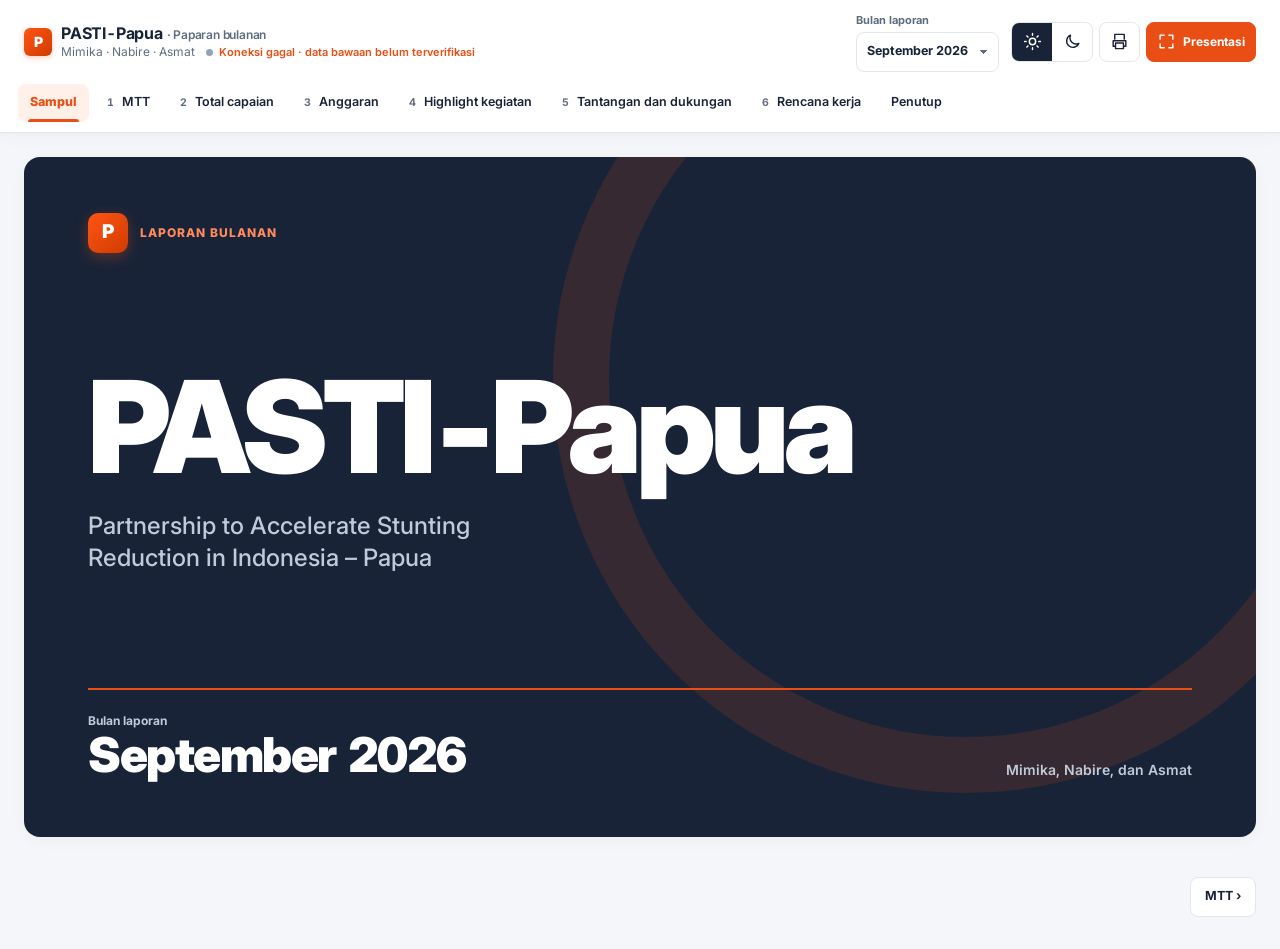
<file: index.html>
<!DOCTYPE html>
<html lang="id" data-theme="light">
<head>
<meta charset="utf-8">
<meta name="viewport" content="width=device-width, initial-scale=1">
<title>PASTI-Papua | Paparan Bulanan Zonal</title>
<link rel="preconnect" href="https://fonts.googleapis.com">
<link href="https://fonts.googleapis.com/css2?family=Inter:wght@400;500;600;700;800;900&family=JetBrains+Mono:wght@400;600&display=swap" rel="stylesheet">
<link rel="stylesheet" href="assets/dashboard.css">
</head>
<body>
<header class="top">
  <div class="top-in">
    <div class="brand">
      <span class="hb-badge" aria-hidden="true">P</span>
      <div class="ttl"><h1>PASTI-Papua <span>· Paparan bulanan</span></h1><p>Mimika · Nabire · Asmat <span id="dataSrc" class="src" style="margin-left:8px"></span></p></div>
    </div>
    <div class="ctrl">
      <div class="fxs"><label for="per">Bulan laporan</label><select id="per" class="sel"></select></div>
      <div class="tg" role="group" aria-label="Mode tampilan">
        <button data-theme-set="light" aria-label="Mode terang"><svg viewBox="0 0 24 24" fill="none" stroke="currentColor" stroke-width="1.8" stroke-linecap="round"><circle cx="12" cy="12" r="4"/><path d="M12 2v2M12 20v2M4.9 4.9l1.4 1.4M17.7 17.7l1.4 1.4M2 12h2M20 12h2M4.9 19.1l1.4-1.4M17.7 6.3l1.4-1.4"/></svg></button>
        <button data-theme-set="dark" aria-label="Mode gelap"><svg viewBox="0 0 24 24" fill="none" stroke="currentColor" stroke-width="1.8" stroke-linecap="round" stroke-linejoin="round"><path d="M20 14.5A8 8 0 0 1 9.5 4a8 8 0 1 0 10.5 10.5z"/></svg></button>
      </div>
      <button class="ibtn" onclick="window.print()" aria-label="Cetak"><svg viewBox="0 0 24 24" fill="none" stroke="currentColor" stroke-width="1.8" stroke-linecap="round" stroke-linejoin="round"><path d="M6 9V3h12v6M6 18H4v-7h16v7h-2M7 14h10v7H7z"/></svg></button>
      <button class="ibtn pri" id="present" aria-label="Mulai presentasi layar penuh"><svg viewBox="0 0 24 24" fill="none" stroke="currentColor" stroke-width="1.8" stroke-linecap="round" stroke-linejoin="round"><path d="M4 9V4h5M20 9V4h-5M4 15v5h5M20 15v5h-5"/></svg><span>Presentasi</span></button>
    </div>
  </div>
  <nav class="tabs" role="tablist" aria-label="Bagian paparan" id="tabs"></nav>
</header>

<main id="main"></main>
<div class="pager"><button id="prev"></button><button id="next"></button></div>
<div class="pbar-fs" id="pbar" aria-label="Kontrol presentasi">
  <button class="arr" id="fsPrev" aria-label="Bagian sebelumnya">‹</button>
  <span class="fs-lab" id="fsLab"></span>
  <button class="arr" id="fsNext" aria-label="Bagian berikutnya">›</button>
  <div class="tg" role="group" aria-label="Mode tampilan"><button data-theme-set="light" aria-label="Mode terang"><svg viewBox="0 0 24 24" fill="none" stroke="currentColor" stroke-width="1.8" stroke-linecap="round"><circle cx="12" cy="12" r="4"/><path d="M12 2v2M12 20v2M4.9 4.9l1.4 1.4M17.7 17.7l1.4 1.4M2 12h2M20 12h2M4.9 19.1l1.4-1.4M17.7 6.3l1.4-1.4"/></svg></button><button data-theme-set="dark" aria-label="Mode gelap"><svg viewBox="0 0 24 24" fill="none" stroke="currentColor" stroke-width="1.8" stroke-linecap="round" stroke-linejoin="round"><path d="M20 14.5A8 8 0 0 1 9.5 4a8 8 0 1 0 10.5 10.5z"/></svg></button></div>
  <button class="ibtn" id="fsExit" aria-label="Keluar dari presentasi"><svg viewBox="0 0 24 24" fill="none" stroke="currentColor" stroke-width="1.8" stroke-linecap="round" stroke-linejoin="round"><path d="M9 4v5H4M15 4v5h5M9 20v-5H4M15 20v-5h5"/></svg>Keluar</button>
</div>

<script src="assets/data.js"></script>
<script src="assets/dashboard.js"></script>
</body>
</html>
</file>
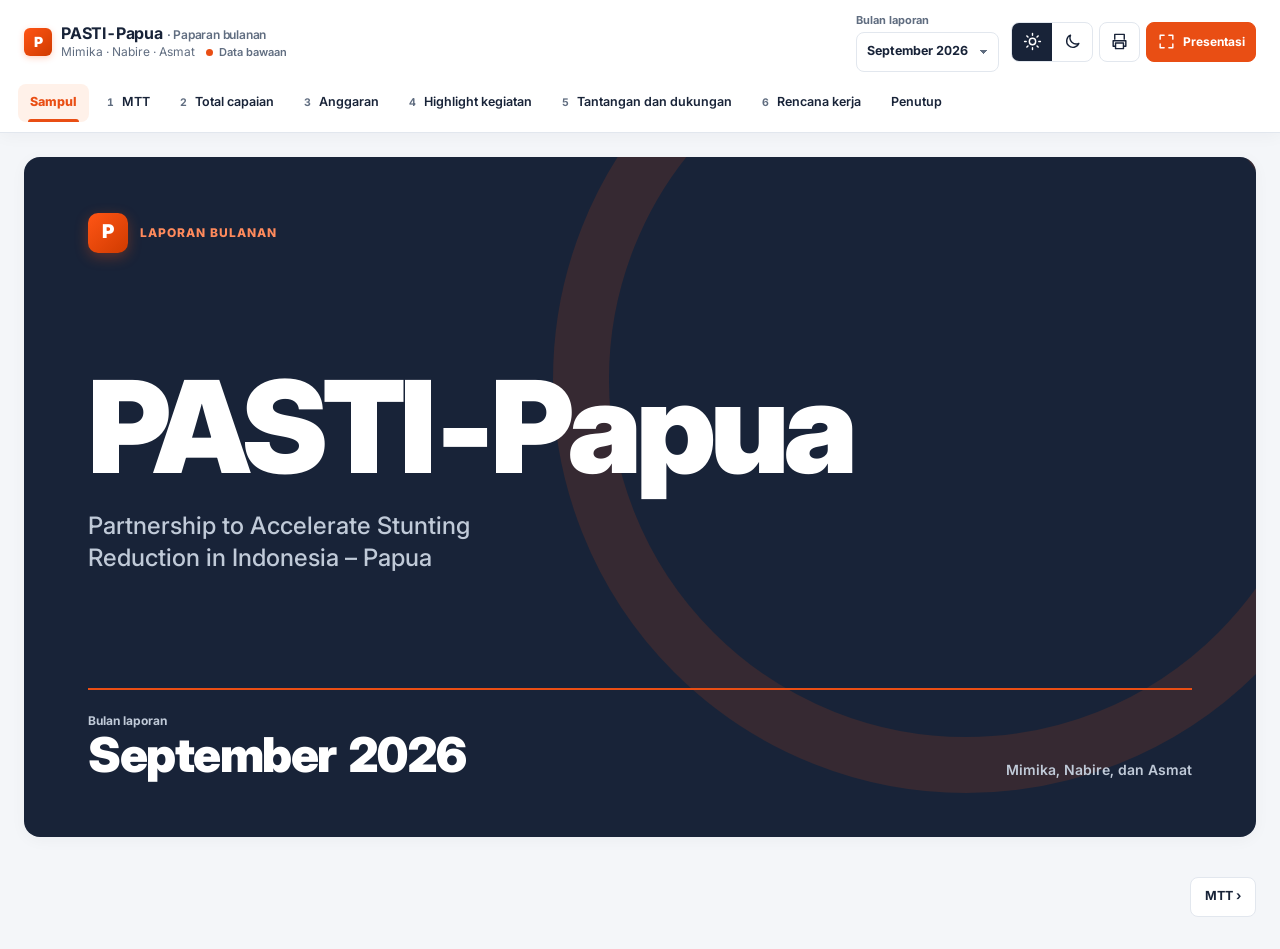
<file: index (3).html>
<!DOCTYPE html>
<html lang="id" data-theme="light">
<head>
<meta charset="utf-8">
<meta name="viewport" content="width=device-width, initial-scale=1">
<title>PASTI-Papua | Paparan Bulanan Zonal</title>
<link rel="preconnect" href="https://fonts.googleapis.com">
<link href="https://fonts.googleapis.com/css2?family=Inter:wght@400;500;600;700;800;900&family=JetBrains+Mono:wght@400;600&display=swap" rel="stylesheet">
<style>
/* =========================================================
   TEMA: sama dengan PASTI-Papua Workspace v31 (gaya dashboard PTFI)
   Inter · oranye #e94e14 · tinta #182338 · kanvas #f4f6f9
   ========================================================= */
:root,[data-theme="light"]{
  --or:#e94e14; --or2:#FF8A5C; --or3:#FFD2BF; --or4:#fff1e9; --or-ink:#bd3a0b;
  --bg:#f4f6f9; --card:#FFFFFF; --soft:#f5f7fa; --line:#e2e7ee; --line2:#cfd7e2;
  --ink:#182338; --ink2:#2c3a52; --mut:#606d80; --faint:#94A3B8;
  --navy:#182338; --blue:#2F80ED; --blue-ink:#226bc5;
  --warn-soft:#fff4ec; --warn-ink:#c25a2c;
  --sh:0 3px 16px rgba(24,35,56,.04);
  --male:#2F80ED; --female:#e94e14;
  color-scheme:light;
}
[data-theme="dark"]{
  --bg:#101725; --card:#1a2435; --soft:#222e42; --line:#344157; --line2:#44526b;
  --ink:#f1f5fb; --ink2:#d5dcea; --mut:#b2bdd0; --faint:#7d8aa3;
  --or4:#2F160E; --or3:#6E280B; --or-ink:#ffae8d; --blue-ink:#91bdff;
  --warn-soft:rgba(255,138,92,.16); --warn-ink:#ffb08f;
  --sh:0 4px 20px rgba(0,0,0,.35);
  color-scheme:dark;
}
*{box-sizing:border-box}
html,body{margin:0}
body{font-family:Inter,system-ui,-apple-system,"Segoe UI",Roboto,sans-serif;background:var(--bg);color:var(--ink);font-size:14px;line-height:1.5;font-variant-numeric:tabular-nums;-webkit-font-smoothing:antialiased}
.num{font-variant-numeric:tabular-nums}
button,select{font:inherit;color:inherit}
button{cursor:pointer}
:focus-visible{outline:2.5px solid var(--or);outline-offset:2px;border-radius:6px}

/* ---------- header (sama dengan .top workspace) ---------- */
.top{position:sticky;top:0;z-index:20;background:var(--card);border-bottom:1px solid var(--line);box-shadow:var(--sh)}
.top-in{max-width:1320px;margin:0 auto;padding:12px 24px;min-height:72px;display:flex;flex-wrap:wrap;align-items:center;gap:10px 16px}
.brand{flex:1 1 300px;min-width:0;display:flex;align-items:center;gap:9px}
.hb-badge{flex:none;width:28px;height:28px;border-radius:6px;background:linear-gradient(135deg,#FF5515,#D03B00);display:flex;align-items:center;justify-content:center;color:#fff;font-weight:900;font-size:14px;box-shadow:0 2px 6px rgba(255,85,21,.25)}
.ttl{min-width:0;line-height:1.2}
.brand h1{margin:0;font-size:16px;font-weight:700;letter-spacing:-.2px;color:var(--ink);white-space:nowrap}
.brand h1 span{font-weight:600;font-size:12px;color:var(--mut)}
.brand p{margin:2px 0 0;font-size:12px;color:var(--mut);white-space:nowrap;overflow:hidden;text-overflow:ellipsis}
.ctrl{display:flex;gap:6px;align-items:center;flex-wrap:wrap}
.fxs{display:flex;flex-direction:column;gap:3px;margin-right:6px}
.fxs label{font-size:11px;font-weight:700;color:var(--mut)}
.sel{-webkit-appearance:none;appearance:none;height:40px;border:1px solid var(--line);border-radius:8px;background-color:var(--card);color:var(--ink);padding:8px 30px 8px 10px;font-size:12.5px;font-weight:700;cursor:pointer;
  background-image:linear-gradient(45deg,transparent 50%,var(--mut) 50%),linear-gradient(135deg,var(--mut) 50%,transparent 50%);background-position:calc(100% - 14px) 50%,calc(100% - 10px) 50%;background-size:4px 4px;background-repeat:no-repeat}
.sel:focus{outline:none;border-color:var(--or);box-shadow:0 0 0 2px rgba(255,85,21,.12)}
.tg{display:inline-flex;border:1px solid var(--line);border-radius:8px;overflow:hidden;background:var(--card)}
.tg button{border:0;background:transparent;width:40px;height:38px;display:inline-flex;align-items:center;justify-content:center;color:var(--ink)}
.tg button.on{background:var(--ink);color:var(--card)}
.tg svg,.ibtn svg{width:19px;height:19px}
.ibtn{border:1px solid var(--line);background:var(--card);border-radius:8px;height:40px;min-width:40px;padding:0 10px;display:inline-flex;align-items:center;justify-content:center;gap:7px;color:var(--ink);font-size:12px;font-weight:700}
.ibtn:hover{background:var(--soft)}
.ibtn.pri{background:var(--or);border-color:var(--or);color:#fff}
.ibtn.pri:hover{opacity:.92;background:var(--or)}
/* navigasi bagian (gaya tombol nav workspace) */
.tabs{max-width:1320px;margin:0 auto;padding:0 18px 10px;display:flex;gap:6px;overflow-x:auto;scrollbar-width:none}
.tabs::-webkit-scrollbar{display:none}
.tab{position:relative;border:0;background:transparent;border-radius:8px;padding:8px 12px;display:flex;align-items:center;gap:8px;color:var(--ink);font-size:12.5px;font-weight:600;white-space:nowrap;min-height:38px}
.tab:hover{background:var(--soft)}
.tab .n{font-size:10.5px;color:var(--mut);font-weight:700}
.tab[aria-selected="true"]{background:var(--or4);color:var(--or);font-weight:800}
.tab[aria-selected="true"] .n{color:var(--or)}
.tab[aria-selected="true"]::after{content:"";position:absolute;left:10px;right:10px;bottom:0;height:3px;background:var(--or);border-radius:3px 3px 0 0}

/* ---------- layout ---------- */
main{max-width:1320px;margin:0 auto;padding:24px 24px 40px}
.page{display:none}.page.on{display:block}
.ph{display:flex;flex-wrap:wrap;align-items:center;justify-content:space-between;gap:10px 16px;margin-bottom:16px}
.ph h2{margin:0;font-size:20px;font-weight:800;letter-spacing:-.4px}
.ph .sub{color:var(--mut);font-size:13px;margin-top:3px}
/* judul halaman = .pg-head workspace */
.ph.pg-head{background:var(--card);border:1px solid var(--line);border-radius:16px;padding:22px 24px;margin:0 0 20px;box-shadow:var(--sh);flex-wrap:nowrap}
.pg-l{display:flex;align-items:center;gap:14px;min-width:0}
.pg-num{font-size:24px;font-weight:800;color:var(--or);line-height:1;background:var(--or4);padding:10px;border-radius:10px;min-width:48px;text-align:center;flex:none}
.ph.pg-head h2{font-size:24px;letter-spacing:-.6px}
.src{display:inline-flex;align-items:center;gap:6px;font-size:11px;color:var(--mut);font-weight:600;white-space:nowrap}
.src i{width:7px;height:7px;border-radius:50%;background:var(--or)}
.src.sample i{background:var(--faint)}.src.draft i{background:var(--or2)}
.src.sample{color:var(--or)}
.stack-y>*+*{margin-top:16px}
.panel{background:var(--card);border:1px solid var(--line);border-radius:12px;box-shadow:var(--sh);display:flex;flex-direction:column;min-width:0}
.panel-h{display:flex;justify-content:space-between;align-items:center;gap:10px 12px;padding:18px 18px 0;flex-wrap:wrap;min-height:50px}
.panel-h h3{margin:0;font-size:14px;font-weight:700;letter-spacing:-.2px}
.panel-h .meta{font-size:11px;color:var(--mut)}
.panel-b{padding:14px 18px 18px;flex:1;display:flex;flex-direction:column;min-width:0}
.row{display:grid;gap:16px;align-items:stretch}
.r-57{grid-template-columns:minmax(0,1fr) minmax(0,1.22fr)}
.r-11{grid-template-columns:minmax(0,1fr) minmax(0,1fr)}

/* ---------- KPI (= .ek workspace) ---------- */
.kpis{display:grid;grid-template-columns:repeat(3,minmax(0,1fr));gap:16px;align-items:stretch}
.kpis.k4{grid-template-columns:repeat(4,minmax(0,1fr))}
.kpi{position:relative;padding:18px;min-height:174px;display:flex;flex-direction:column;gap:6px;overflow:hidden;box-shadow:0 2px 10px rgba(0,0,0,.04),0 1px 3px rgba(0,0,0,.02)}
.kpi .lab{font-size:12px;font-weight:700;color:var(--mut);min-height:24px}
.kpi .val{font-size:32px;font-weight:800;letter-spacing:-1px;line-height:1.1;margin:8px 0 6px;white-space:nowrap}
.kpi .val small{font-size:14px;font-weight:600;color:var(--mut);letter-spacing:0}
.kpi .ctx{font-size:11px;color:var(--mut);line-height:1.6;margin-top:auto}
.kpi .ctx b{color:var(--ink)}
.kpi.lead{background:#182338;border-color:#182338;color:#fff;box-shadow:none}
.kpi.lead .lab,.kpi.lead .ctx,.kpi.lead .val small{color:#c0cad8}
.kpi.lead .ctx b,.kpi.lead .split b{color:#fff}
.kpi.lead .split{color:#c0cad8}
.kpi .ring{position:absolute;right:18px;top:18px}
.split{display:flex;gap:16px;font-size:11px;color:var(--mut);margin-top:auto;flex-wrap:wrap}
.split b{color:var(--ink);font-size:12px;font-weight:800}
.sw{display:inline-block;width:9px;height:9px;border-radius:2px;margin-right:6px;vertical-align:0}

/* ---------- tabel (= .tw workspace) ---------- */
.tw{overflow-x:auto}
table{width:100%;border-collapse:collapse;font-size:12.5px}
th{text-align:left;font-size:12px;font-weight:700;color:var(--ink);padding:10px 8px;border-bottom:2px solid var(--line);white-space:nowrap;background:var(--card)}
td{padding:10px 8px;border-bottom:1px solid var(--line);vertical-align:top;line-height:1.5}
td.r,th.r{text-align:right;white-space:nowrap}
tbody tr:hover td{background:var(--soft)}
tbody tr:last-child td{border-bottom:0}
tfoot td{border-top:2px solid var(--line);font-weight:800;background:var(--card)}
/* Ringkasan MTT = tabel Summary (s26) workspace */
.mtt-t{border:1px solid var(--line);border-radius:12px;border-collapse:separate;border-spacing:0;overflow:hidden}
.mtt-t thead th{background:#182338;color:#fff;border-bottom:0}
.mtt-t td{vertical-align:middle;padding-top:0;padding-bottom:0;height:40px;background:var(--card)}
.mtt-t tbody tr{cursor:pointer}
.mtt-t tbody tr:nth-child(even) td{background:var(--soft)}
.mtt-t tbody tr:hover td{background:var(--or4)}
.mtt-t tr.sel td{background:var(--ink)!important;color:var(--card);font-weight:800}
.mtt-t tr.sel .pbar .t{background:rgba(128,128,140,.35)}
.mtt-t tr.fut td{color:var(--faint)}
.pbar{display:flex;align-items:center;gap:8px;justify-content:flex-end}
.pbar .t{width:60px;height:7px;background:var(--soft);border-radius:4px;overflow:hidden}
.mtt-t tbody tr:nth-child(even) .pbar .t{background:var(--line)}
.pbar .t span{display:block;height:100%;background:var(--or);border-radius:4px}

/* ---------- kontrol segmen & chip (= .seg / .chips workspace) ---------- */
.seg{display:inline-flex;border:1px solid var(--line);border-radius:8px;overflow:hidden;background:var(--card)}
.seg button{border:0;background:transparent;padding:7px 11px;font-weight:700;font-size:11.5px;color:var(--mut);min-height:34px}
.seg button+button{border-left:1px solid var(--line)}
.seg button[aria-pressed="true"]{background:var(--ink);color:var(--card)}
.chips{display:flex;gap:6px;flex-wrap:wrap}
.chip{border:1px solid var(--line);background:var(--soft);border-radius:6px;padding:4px 10px;font-size:11.5px;font-weight:700;color:var(--mut);min-height:30px}
.chip:hover{background:var(--card);color:var(--ink)}
.chip[aria-pressed="true"]{background:var(--or);border-color:var(--or);color:#fff}

/* ---------- grafik per wilayah ---------- */
.rg{flex:1;display:grid;grid-template-columns:minmax(78px,.8fr) repeat(4,minmax(0,1fr));column-gap:14px;align-content:stretch}
.rg>.h{font-size:12px;font-weight:700;color:var(--ink);padding:0 0 8px;border-bottom:2px solid var(--line);align-self:end}
.rg>.c{display:flex;flex-direction:column;justify-content:center;gap:4px;border-bottom:1px solid var(--line);padding:6px 0;min-height:40px}
.rg>.c.last{border-bottom:0}
.rg .code{align-self:flex-start}
.rg .t{height:8px;border-radius:6px;background:var(--soft);overflow:hidden}
.rg .t span{display:block;height:100%;border-radius:6px}
.rg .t .ok{background:var(--ink)}.rg .t .no{background:var(--or)}
.rg .v{display:flex;justify-content:space-between;gap:6px;font-size:11px;color:var(--mut);white-space:nowrap}
.rg .v b{font-size:12.5px;color:var(--ink);font-weight:800}
.rg .v b.ok{color:var(--ink)}
.rg .tot .t{height:10px}
.legend{display:flex;gap:14px;flex-wrap:wrap;align-items:center;font-size:10.5px;color:var(--mut);margin-top:12px}

/* ---------- kartu indikator ---------- */
.ind-grid{display:grid;grid-template-columns:repeat(3,minmax(0,1fr));gap:16px;align-items:stretch}
.ind{padding:18px;display:flex;flex-direction:column;gap:12px}
.ind-h{display:flex;gap:10px;align-items:center;justify-content:space-between}
.code{flex:none;font-size:12.5px;font-weight:800;color:var(--ink);white-space:nowrap}
.ind-n{font-size:12.5px;line-height:1.5;color:var(--ink2);display:-webkit-box;-webkit-line-clamp:3;-webkit-box-orient:vertical;overflow:hidden;cursor:pointer;min-height:56px}
.ind-n.open{-webkit-line-clamp:unset}
.ind-row{display:grid;grid-template-columns:repeat(3,minmax(0,1fr));gap:8px;padding:12px;background:var(--soft);border-radius:8px}
.mini .k{font-size:11px;font-weight:700;color:var(--mut)}
.mini .v{font-size:22px;font-weight:800;letter-spacing:-.5px}
/* pill status = .pill workspace: sesuai jalur = tinta, perlu perhatian = oranye muda, tertinggal = oranye */
.badge,.st{border-radius:4px;font-size:10.5px;font-weight:800;padding:2px 7px;letter-spacing:.2px;white-space:nowrap;border:1px solid transparent}
.b-ok{background:var(--ink);color:var(--card)}
.b-warn{background:var(--warn-soft);color:var(--warn-ink);border-color:rgba(255,138,92,.35)}
.b-bad{background:var(--or4);color:var(--or);border-color:var(--or3)}
.b-mute{background:var(--soft);color:var(--ink);border-color:var(--line)}
.viz{display:flex;flex-direction:column;gap:12px;margin-top:auto}
.viz .k{font-size:11px;font-weight:700;color:var(--mut);margin-bottom:5px;display:flex;justify-content:space-between;gap:8px}
.viz .k b{color:var(--ink);font-weight:800;font-size:12px}
.sexbar{display:flex;height:7px;border-radius:4px;overflow:hidden;background:var(--line)}
.sexbar .m{background:var(--male)}.sexbar .f{background:var(--female)}
.lbl{display:flex;justify-content:space-between;font-size:11px;color:var(--mut);margin-top:5px}
.lbl b{color:var(--ink);font-weight:800}
.annbar{height:12px;border-radius:6px;background:var(--soft);overflow:hidden}
.annbar span{display:block;height:100%;background:var(--or);border-radius:6px}
.nodata{font-size:11px;color:var(--faint);height:7px;display:flex;align-items:center}

/* ---------- kelompok sasaran ---------- */
.grps{flex:1;display:flex;flex-direction:column;justify-content:space-between}
.grp{display:grid;grid-template-columns:140px 1fr 150px;gap:12px;align-items:center;padding:14px 0;border-bottom:1px solid var(--line);font-size:12.5px;font-weight:700}
.grp:last-child{border-bottom:0}
.grp .t{height:12px;background:var(--soft);border-radius:6px;overflow:hidden}
.grp .t span{display:block;height:100%;background:var(--or);border-radius:6px}
.grp .v{text-align:right;color:var(--mut);font-size:11.5px;font-weight:500}
.grp .v b{color:var(--ink);font-size:14px;font-weight:800}


/* ---------- tabel indikator yang ditargetkan (minimalis) ---------- */
.ind-t{table-layout:fixed}
.ind-t col.c-ind{width:auto}.ind-t col.c-n{width:96px}.ind-t col.c-sx{width:150px}.ind-t col.c-an{width:170px}.ind-t col.c-st{width:142px}
.ind-t th{font-size:11.5px}
.ind-t td{vertical-align:middle;padding-top:12px;padding-bottom:12px}
.ind-t td.lead{padding-right:20px}
.ind-t .code{display:block;margin-bottom:2px}
.ind-t .ind-n{font-weight:500;min-height:0;-webkit-line-clamp:2;font-size:12px;color:var(--mut)}
.ind-t td.r{font-size:13px}
.ind-t td.r b{font-size:14px;font-weight:800}
.sx-mini .lbl,.an-mini .lbl{margin-top:5px;font-size:11px}
.an-mini .annbar{height:7px;border-radius:4px}
.an-mini .lbl b{font-size:11.5px}
.dash{font-size:11px;color:var(--faint);font-weight:600}
/* ---------- filter bulan anggaran ---------- */
.fbar{flex-direction:row;align-items:center;justify-content:space-between;gap:12px 18px;padding:12px 16px;flex-wrap:wrap}
.fb-l{display:flex;align-items:center;gap:12px;min-width:0;flex:1 1 auto}
.fb-lab{font-size:11px;font-weight:700;color:var(--mut)}
.mseg{display:grid;grid-template-columns:repeat(12,minmax(44px,1fr));border:1px solid var(--line);border-radius:8px;overflow:hidden;flex:1;min-width:0}
.mseg button{border:0;border-left:1px solid var(--line);background:var(--card);height:36px;font-size:11.5px;font-weight:700;color:var(--mut);padding:0}
.mseg button:first-child{border-left:0}
.mseg button:hover:not(:disabled){background:var(--soft);color:var(--ink)}
.mseg button.ytd{background:var(--or4);color:var(--or)}
.mseg button[aria-pressed="true"],.mseg button[aria-pressed="true"]:hover{background:var(--ink);color:var(--card)}
.mseg button:disabled{color:var(--line2);cursor:default}
.fb-r{display:flex;align-items:center;gap:8px}
.fb-r b{font-size:13px;font-weight:800;min-width:40px;text-align:center}
.arr.sm{width:32px;height:32px;font-size:16px}

/* ---------- grafik ---------- */
svg text{font-family:inherit}
.chart{width:100%;height:auto;display:block}
.chart-wrap{flex:1;display:flex;align-items:center}

/* ---------- carousel ---------- */
.car-vp{overflow:hidden;border-radius:12px}
.car-tr{display:flex;transition:transform .35s ease}
.slide{flex:0 0 100%;display:grid;grid-template-columns:3fr 2fr;background:var(--card);border:1px solid var(--line);border-radius:12px;overflow:hidden;min-height:400px}
.ph-img{background:var(--soft);display:grid;place-items:center;min-height:300px;position:relative}
.ph-img img{position:absolute;inset:0;width:100%;height:100%;object-fit:cover}
.ph-empty{text-align:center;color:var(--faint);font-size:12px;font-weight:600}
.ph-empty svg{display:block;margin:0 auto 8px}
.slide-b{padding:28px;display:flex;flex-direction:column;gap:10px;border-top:3px solid var(--or)}
.slide-b h3{margin:0;font-size:22px;line-height:1.25;letter-spacing:-.4px;font-weight:800}
.slide-b .m{display:flex;flex-wrap:wrap;gap:6px 16px;font-size:12px;color:var(--mut);font-weight:600}
.slide-b p{margin:4px 0 0;font-size:14px;max-width:60ch;color:var(--ink2)}
.slide-b .code{background:var(--or4);color:var(--or);border:1px solid var(--or3);border-radius:4px;padding:2px 7px;font-size:10.5px}
.car-nav{display:flex;align-items:center;justify-content:space-between;margin-top:14px;gap:12px}
.dots{display:flex;gap:6px}
.dots button{width:8px;height:8px;border-radius:4px;border:0;background:var(--line2);padding:0;transition:width .2s}
.dots button[aria-current="true"]{background:var(--or);width:24px}
.arrows{display:flex;gap:8px;align-items:center}
.arrows .cnt{font-size:12px;font-weight:700;color:var(--mut);min-width:44px;text-align:center}
.arr{width:40px;height:40px;border-radius:8px;border:1px solid var(--line);background:var(--card);display:grid;place-items:center;font-size:18px;color:var(--ink)}
.arr:hover{background:var(--soft)}
.arr:disabled{opacity:.35;cursor:default}

/* ---------- lain-lain ---------- */
.empty{padding:36px 20px;text-align:center;color:var(--mut);font-size:13px;margin:auto}
.empty b{display:block;color:var(--ink);font-size:14px;margin-bottom:4px}
.empty code{background:var(--soft);padding:1px 6px;border-radius:4px;font-size:12px}
details.note{margin-top:16px}
details.note summary{display:inline-flex;align-items:center;gap:8px;cursor:pointer;list-style:none;background:var(--card);border:1px solid var(--line);color:var(--mut);border-radius:6px;padding:6px 12px;font-size:12px;font-weight:700}
details.note summary::-webkit-details-marker{display:none}
details.note summary::before{content:"!";display:inline-grid;place-items:center;width:15px;height:15px;border-radius:50%;background:var(--or);color:#fff;font-size:10px;font-weight:900}
details.note[open] summary{border-color:var(--or);color:var(--ink)}
details.note ul{margin:10px 0 0;padding:14px 16px 14px 32px;font-size:12.5px;color:var(--mut);background:var(--soft);border-left:3px solid var(--or);border-radius:7px}
details.note li{margin:4px 0}
.next-strip{display:flex;flex-wrap:wrap;gap:10px}
.nt{border-radius:8px;padding:10px 14px;background:var(--soft);font-size:11px;font-weight:700;color:var(--mut);min-width:96px}
.nt b{display:block;font-size:22px;font-weight:800;letter-spacing:-.5px;color:var(--ink)}
.tag{font-size:10.5px;color:var(--mut);white-space:nowrap;font-weight:600}
.pager{max-width:1320px;margin:0 auto;padding:0 24px 32px;display:flex;justify-content:space-between;gap:12px}
.pager button{white-space:nowrap;overflow:hidden;text-overflow:ellipsis;max-width:48%;background:var(--card);border:1px solid var(--line);border-radius:8px;padding:9px 14px;font-size:12.5px;font-weight:700;color:var(--ink);min-height:40px}
.pager button:hover{background:var(--soft)}
.pager button:disabled{visibility:hidden}

/* ---------- sampul (gaya hero navy workspace) ---------- */
.cover{min-height:calc(100vh - 220px);background:#182338;color:#fff;border-radius:16px;padding:56px 64px;display:flex;flex-direction:column;justify-content:space-between;position:relative;overflow:hidden;box-shadow:var(--sh)}
.cover::after{content:"";position:absolute;right:-10%;top:-28%;width:58%;aspect-ratio:1;border-radius:50%;border:56px solid rgba(233,78,20,.14);pointer-events:none}
.cover>*{position:relative;z-index:1}
.cover .k{display:flex;align-items:center;gap:12px;font-size:12px;font-weight:800;color:#FF8A5C;letter-spacing:1px;text-transform:uppercase}
.cover .k::before{content:"P";width:40px;height:40px;border-radius:10px;background:linear-gradient(135deg,#FF5515,#D03B00);display:flex;align-items:center;justify-content:center;color:#fff;font-weight:900;font-size:19px;box-shadow:0 4px 14px rgba(255,85,21,.3);letter-spacing:0}
.cover h2{margin:0;font-size:clamp(64px,10vw,140px);font-weight:900;letter-spacing:-.045em;line-height:.95;white-space:nowrap}
.cover .acr{margin:22px 0 0;font-size:clamp(17px,2vw,24px);font-weight:500;max-width:30ch;line-height:1.35;color:#c0cad8}
.cover .per{display:flex;flex-wrap:wrap;align-items:flex-end;justify-content:space-between;gap:12px 24px;border-top:2px solid #e94e14;padding-top:22px}
.cover .per .lab{font-size:12px;font-weight:700;color:#c0cad8}
.cover .per .m{font-size:clamp(28px,4vw,48px);font-weight:900;letter-spacing:-.03em;line-height:1.05;color:#fff}
.cover .per .loc{font-size:14px;font-weight:600;color:#c0cad8}

/* penutup */
.cover.closing h2{font-size:clamp(56px,9vw,128px)}
.cover.closing .acr{font-size:clamp(20px,2.6vw,32px);font-weight:700;color:#FF8A5C;margin-top:14px}
.cover .per .m.sm{font-size:clamp(20px,2.4vw,28px)}

/* ---------- transisi antar bagian (sederhana) ---------- */
.page.anim-next{animation:slideNext .38s cubic-bezier(.2,.7,.2,1)}
.page.anim-prev{animation:slidePrev .38s cubic-bezier(.2,.7,.2,1)}
@keyframes slideNext{from{opacity:0;transform:translateX(40px)}to{opacity:1;transform:none}}
@keyframes slidePrev{from{opacity:0;transform:translateX(-40px)}to{opacity:1;transform:none}}
body{overflow-x:hidden}

/* ---------- mode presentasi ---------- */
.pbar-fs{display:none}
body.present .top,body.present .pager{display:none}
body.present main{max-width:1440px;padding:32px 40px 96px}
body.present .cover{min-height:calc(100vh - 128px)}
body.present .pbar-fs{display:flex;position:fixed;left:50%;bottom:18px;transform:translateX(-50%);z-index:30;align-items:center;gap:6px;background:var(--card);border:1px solid var(--line);border-radius:12px;padding:6px;box-shadow:0 16px 36px rgba(13,17,30,.17);opacity:.35;transition:opacity .2s}
body.present .pbar-fs:hover,body.present .pbar-fs:focus-within{opacity:1}
.pbar-fs .arr{width:36px;height:36px}
.pbar-fs .ibtn{height:36px}
.fs-lab{font-size:12px;font-weight:700;min-width:170px;text-align:center;color:var(--ink)}

/* ---------- responsif ---------- */
@media (max-width:1199px){.ind-grid{grid-template-columns:repeat(2,minmax(0,1fr))}.ind-t col.c-n{width:84px}.ind-t col.c-sx{width:130px}.ind-t col.c-an{width:150px}.ind-t col.c-st{width:120px}.kpi .val{font-size:27px}}
@media (max-width:1100px){.r-57,.r-11{grid-template-columns:minmax(0,1fr)}.kpis.k4{grid-template-columns:repeat(2,minmax(0,1fr))}}
@media (max-width:760px){
  .top-in{padding:10px 14px;gap:8px;min-height:60px}.brand h1{font-size:14px}.brand p{display:none}
  .fxs label{display:none}.fxs{margin-right:0}
  .tabs{padding:0 10px 8px}
  main{padding:12px 12px 32px}
  .kpis,.kpis.k4,.ind-grid{grid-template-columns:minmax(0,1fr);gap:12px}
  .kpi{min-height:0}.kpi .val{font-size:27px}
  .ph.pg-head{padding:18px;border-radius:12px;flex-wrap:wrap}.ph.pg-head h2{font-size:21px}.pg-num{font-size:20px;min-width:42px;padding:8px}
  .rg{grid-template-columns:62px repeat(4,minmax(0,1fr));column-gap:8px}
  .rg .v span{display:none}
  .grp{grid-template-columns:100px 1fr}.grp .v{grid-column:1/-1;text-align:left;margin-top:-6px}
  .slide{grid-template-columns:1fr;min-height:0}.ph-img{min-height:200px}.slide-b{padding:18px}.slide-b h3{font-size:19px}
  .pager{padding:0 12px 24px}
  .hide-sm{display:none}
  th,td{padding-left:6px;padding-right:6px}
  table.stack thead{display:none}
  table.stack,table.stack tbody,table.stack tfoot{display:block}
  table.stack tr{display:block;padding:10px 0;border-bottom:1px solid var(--line)}
  table.stack tbody tr:last-child{border-bottom:0}
  table.stack td{display:flex;justify-content:space-between;gap:12px;border:0;padding:3px 0;text-align:right}
  table.stack td::before{content:attr(data-l);color:var(--mut);font-size:11.5px;font-weight:700;text-align:left;flex:none;max-width:45%}
  table.stack td.lead{display:block;text-align:left;font-weight:700;padding-bottom:6px}
  table.stack td.lead::before{display:none}
  table.stack td:empty,table.stack td.hide-sm{display:none}
  table.stack tfoot tr{border-top:2px solid var(--line);border-bottom:0}
  .ind-t{table-layout:auto}.ind-t td{padding-top:3px;padding-bottom:3px}.ind-t td.lead{padding-right:0}
  .ind-t .sx-mini,.ind-t .an-mini{width:150px}
  .fbar{padding:10px 12px}.fb-l{flex-direction:column;align-items:stretch;gap:6px;width:100%}
  .mseg{grid-template-columns:repeat(6,1fr)}.mseg button:nth-child(7){border-left:0}.mseg button:nth-child(n+7){border-top:1px solid var(--line)}
  .fb-r{width:100%;justify-content:space-between}
  .cover{padding:32px 24px;min-height:calc(100vh - 200px)}.cover.closing h2{font-size:clamp(34px,11vw,64px)}.cover::after{border-width:28px}.cover h2{font-size:clamp(34px,11vw,64px)}
  .fs-lab{min-width:0}body.present main{padding:16px 12px 90px}
}
@media (max-width:420px){.ibtn span{display:none}}
@media (prefers-reduced-motion:reduce){*,*::before,*::after{transition:none!important;animation:none!important}}
@media print{
  :root,[data-theme="dark"]{--bg:#fff;--card:#fff;--ink:#111;--mut:#555;--soft:#f6f6f6;--line:#ddd;color-scheme:light}
  html,body{background:#fff!important;-webkit-print-color-adjust:exact;print-color-adjust:exact}
  .top{position:static;box-shadow:none}.tabs,.ctrl,.pager,.car-nav,.pbar-fs{display:none!important}
  .page{display:block!important;break-after:page}
  .panel,.kpi,.ph.pg-head{box-shadow:none!important;break-inside:avoid}
  .car-tr{transform:none!important;flex-direction:column;gap:12px}
  details.note{display:none}
}
</style>
</head>
<body>
<header class="top">
  <div class="top-in">
    <div class="brand">
      <span class="hb-badge" aria-hidden="true">P</span>
      <div class="ttl"><h1>PASTI-Papua <span>· Paparan bulanan</span></h1><p>Mimika · Nabire · Asmat <span id="dataSrc" class="src" style="margin-left:8px"></span></p></div>
    </div>
    <div class="ctrl">
      <div class="fxs"><label for="per">Bulan laporan</label><select id="per" class="sel"></select></div>
      <div class="tg" role="group" aria-label="Mode tampilan">
        <button data-theme-set="light" aria-label="Mode terang"><svg viewBox="0 0 24 24" fill="none" stroke="currentColor" stroke-width="1.8" stroke-linecap="round"><circle cx="12" cy="12" r="4"/><path d="M12 2v2M12 20v2M4.9 4.9l1.4 1.4M17.7 17.7l1.4 1.4M2 12h2M20 12h2M4.9 19.1l1.4-1.4M17.7 6.3l1.4-1.4"/></svg></button>
        <button data-theme-set="dark" aria-label="Mode gelap"><svg viewBox="0 0 24 24" fill="none" stroke="currentColor" stroke-width="1.8" stroke-linecap="round" stroke-linejoin="round"><path d="M20 14.5A8 8 0 0 1 9.5 4a8 8 0 1 0 10.5 10.5z"/></svg></button>
      </div>
      <button class="ibtn" onclick="window.print()" aria-label="Cetak"><svg viewBox="0 0 24 24" fill="none" stroke="currentColor" stroke-width="1.8" stroke-linecap="round" stroke-linejoin="round"><path d="M6 9V3h12v6M6 18H4v-7h16v7h-2M7 14h10v7H7z"/></svg></button>
      <button class="ibtn pri" id="present" aria-label="Mulai presentasi layar penuh"><svg viewBox="0 0 24 24" fill="none" stroke="currentColor" stroke-width="1.8" stroke-linecap="round" stroke-linejoin="round"><path d="M4 9V4h5M20 9V4h-5M4 15v5h5M20 15v5h-5"/></svg><span>Presentasi</span></button>
    </div>
  </div>
  <nav class="tabs" role="tablist" aria-label="Bagian paparan" id="tabs"></nav>
</header>

<main id="main"></main>
<div class="pager"><button id="prev"></button><button id="next"></button></div>
<div class="pbar-fs" id="pbar" aria-label="Kontrol presentasi">
  <button class="arr" id="fsPrev" aria-label="Bagian sebelumnya">‹</button>
  <span class="fs-lab" id="fsLab"></span>
  <button class="arr" id="fsNext" aria-label="Bagian berikutnya">›</button>
  <div class="tg" role="group" aria-label="Mode tampilan"><button data-theme-set="light" aria-label="Mode terang"><svg viewBox="0 0 24 24" fill="none" stroke="currentColor" stroke-width="1.8" stroke-linecap="round"><circle cx="12" cy="12" r="4"/><path d="M12 2v2M12 20v2M4.9 4.9l1.4 1.4M17.7 17.7l1.4 1.4M2 12h2M20 12h2M4.9 19.1l1.4-1.4M17.7 6.3l1.4-1.4"/></svg></button><button data-theme-set="dark" aria-label="Mode gelap"><svg viewBox="0 0 24 24" fill="none" stroke="currentColor" stroke-width="1.8" stroke-linecap="round" stroke-linejoin="round"><path d="M20 14.5A8 8 0 0 1 9.5 4a8 8 0 1 0 10.5 10.5z"/></svg></button></div>
  <button class="ibtn" id="fsExit" aria-label="Keluar dari presentasi"><svg viewBox="0 0 24 24" fill="none" stroke="currentColor" stroke-width="1.8" stroke-linecap="round" stroke-linejoin="round"><path d="M9 4v5H4M15 4v5h5M9 20v-5H4M15 20v-5h5"/></svg>Keluar</button>
</div>

<script>
/* =====================================================================
   KONFIGURASI
   SHEET_ID: ID Google Spreadsheet sumber data (bagian di antara /d/ dan /edit
   pada alamat spreadsheet). Kosongkan untuk memakai data bawaan di file ini.
   Bisa juga dicoba tanpa mengubah file: buka index.html?sheet=<ID>
   ===================================================================== */
const SHEET_ID='';

/* Data MTT, diekstrak dari MTT_PASTI_Papua_Y24-Y26.xlsx (MTT_Y25, MTT_Y26, Summary_25, Summary_26).
   m[i] = [target, laki-laki, perempuan, total, % capaian] per bulan; sem = semester 1 & 2; annual = tahunan. */
let MTT={"years": {"2025": [{"code": "IOP 1.1.1", "name": "Number of ‘local AoC’ who meaningfully participate in actions that support advocacy, mobilization, and campaign initiatives, by sex.", "agg": "Highest", "fmt": "Numeric", "unit": "People", "m": [[2, 0, 0, 0, 0], [4, 0, 0, 0, 0], [6, 0, 0, 0, 0], [8, 0, 0, 0, 0], [10, 0, 0, 0, 0], [13, 0, 0, 0, 0], [15, 0, 0, 0, 0], [17, 0, 0, 0, 0], [20, 0, 0, 0, 0], [22, 0, 0, 0, 0], [24, 3, 0, 3, 0.125], [25, 3, 0, 3, 0.12]], "annual": [25, null, null, 3, 0.12], "sem": [[13, 0, 0, 0, 0.0], [25, 3, 0, 3, 0.12]], "sub": {}}, {"code": "IOP 1.1.2", "name": "GNDR 8: Number of persons trained with PASTI Papua assistance to advance outcomes consistent with gender equality or female empowerment through their roles in public or private sector institution or organization.", "agg": "Cumulative", "fmt": "Numeric", "unit": "People", "m": [[4, 15, 17, 32, 8], [8, 15, 17, 32, 4], [12, 15, 17, 32, 2.666666666667], [16, 15, 17, 32, 2], [20, 15, 17, 32, 1.6], [25, 15, 17, 32, 1.28], [29, 15, 17, 32, 1.103448275862], [33, 15, 17, 32, 0.969696969697], [37, 15, 17, 32, 0.864864864865], [41, 15, 17, 32, 0.780487804878], [45, 15, 17, 32, 0.711111111111], [50, 15, 17, 32, 0.64]], "annual": [50, 15, 17, 32, 0.64], "sem": [[25, 15, 17, 32, 1.28], [25, 0, 0, 0, 0.0]], "sub": {}}, {"code": "IOP 1.1.3", "name": "Number of people reached due to policy improvement and/or policy implementation", "agg": "Cumulative", "fmt": "Numeric", "unit": "People", "m": [[10, 0, 0, 0, 0], [20, 0, 0, 0, 0], [30, 0, 0, 0, 0], [40, 0, 0, 0, 0], [50, 0, 0, 0, 0], [60, 0, 0, 0, 0], [75, 0, 0, 0, 0], [90, 0, 0, 0, 0], [105, 0, 0, 0, 0], [120, 0, 0, 0, 0], [135, 0, 167, 167, 1.237037037037], [150, 0, 167, 167, 1.113333333333]], "annual": [150, 0, 167, 167, 1.113333333333], "sem": [[60, 0, 0, 0, 0.0], [90, 0, 167, 167, 1.8555555555555556]], "sub": {}}, {"code": "IOP 1.2.1", "name": "HL 9-1:Number of children under five (0-59 months) reached with core nutrition-specific interventions through USG-supported nutrition activities", "agg": "Highest", "fmt": "Numeric", "unit": "Under five Children", "m": [[250, 30, 27, 57, 0.228], [250, 42, 46, 88, 0.352], [250, 87, 68, 155, 0.62], [250, 149, 134, 283, 1.132], [250, 149, 134, 283, 1.132], [250, 149, 134, 283, 1.132], [250, 149, 134, 283, 1.132], [250, 149, 134, 283, 1.132], [250, 149, 134, 283, 1.132], [250, 149, 134, 283, 1.132], [250, 149, 134, 283, 1.132], [250, 149, 134, 283, 1.132]], "annual": [250, 149, 134, 283, 1.132], "sem": [[250, 149, 134, 283, 1.132], [250, 18, 17, 35, 0.14]], "sub": {}}, {"code": "IOP 1.3.1", "name": "Youth 7: Number of youths reached with PASTI Papua Assistance", "agg": "Cumulative", "fmt": "Numeric", "unit": "People", "m": [[2, 0, 0, 0, 0], [4, 0, 0, 0, 0], [6, 0, 0, 0, 0], [8, 24, 38, 62, 7.75], [10, 24, 38, 62, 6.2], [12, 24, 38, 62, 5.166666666667], [30, 24, 38, 62, 2.066666666667], [48, 69, 152, 221, 4.604166666667], [66, 69, 152, 221, 3.348484848485], [84, 69, 152, 221, 2.630952380952], [102, 69, 152, 221, 2.166666666667], [120, 69, 177, 246, 2.05]], "annual": [120, 69, 177, 246, 2.05], "sem": [[12, 24, 38, 62, 5.166666666666667], [108, 45, 139, 184, 1.7037037037037037]], "sub": {}}, {"code": "IOP 1.3.2", "name": "Percentage of target participants who have a good understanding of stunting in priority location", "agg": "Cumulative", "fmt": "% -Numerator/ Denominator", "unit": "People", "m": [[0.011428571429, 0, 0, 0, 0], [0.022857142857, 0, 0, 0, 0], [0.034285714286, 0, 0, 0, 0], [0.045714285714, 0, 0, 0, 0], [0.057142857143, 0, 0, 0, 0], [0.068571428571, 0, 0, 0, 0], [0.08, 0.011428571429, 0, 0, 0], [0.09, 0, 0, 0, 0], [0.1, 0, 0, 0, 0], [0.11, 0.038285714286, 0, 0.019142857143, 0.174025974026], [0.12, 0.023428571429, 0, 0.011714285714, 0.097619047619], [0.13, 0.086285714286, 0, 0.043142857143, 0.331868131868]], "annual": [0.13, 0.086285714286, 0, 0.043142857143, 0.331868131868], "sem": [[0.068571428571, 0, 0, 0, 0.0], [0.061428571429, 0.038285714286, 0, 0.019142857143, 0.3116279069768956]], "sub": {"num": {"code": null, "name": "#penerima manfaat yang mengidentifikasi dengan benar cara mencegah stunting.", "agg": null, "fmt": "Numerator", "unit": "People", "m": [[40, 0, 0, 0, 0], [80, 0, 0, 0, 0], [120, 0, 0, 0, 0], [160, 0, 0, 0, 0], [200, 0, 0, 0, 0], [240, 0, 0, 0, 0], [280, 0, 0, 0, 0], [315, 0, 0, 0, 0], [350, 0, 0, 0, 0], [385, 67, 0, 67, 0.174025974026], [420, 108, 0, 108, 0.257142857143], [455, 151, 0, 151, 0.331868131868]], "annual": [455, 151, 0, 151, null], "sem": [[240, 0, 0, 0, 0.0], [215, 151, 0, 67, 0.3116279069767442]]}, "den": {"code": null, "name": "#penerima manfaat di area intervensi", "agg": null, "fmt": "Denominator", "unit": "People", "m": [[3500, 1750, 1750, 3500, 1], [3500, 1750, 1750, 3500, 1], [3500, 1750, 1750, 3500, 1], [3500, 1750, 1750, 3500, 1], [3500, 1750, 1750, 3500, 1], [3500, 1750, 1750, 3500, 1], [3500, 1750, 1750, 3500, 1], [3500, 1750, 1750, 3500, 1], [3500, 1750, 1750, 3500, 1], [3500, 1750, 1750, 3500, 1], [3500, 1750, 1750, 3500, 1], [3500, 1750, 1750, 3500, 1]], "annual": [3500, 1750, 1750, 3500, null], "sem": [[3500, 1750, 1750, 3500, 1.0], [3500, 1750, 1750, 3500, 1.0]]}}}, {"code": "IOP 1.4.1", "name": "Number of villages with developed referral mechanisms", "agg": "Cumulative", "fmt": "Numeric", "unit": "Village", "m": [[1, null, null, 0, 0], [1, null, null, 0, 0], [1, null, null, 0, 0], [2, null, null, 0, 0], [2, null, null, 0, 0], [3, null, null, 0, 0], [4, null, null, 0, 0], [4, null, null, 0, 0], [4, null, null, 0, 0], [5, null, null, 0, 0], [5, null, null, 0, 0], [5, null, null, 0, 0]], "annual": [5, null, null, 0, 0], "sem": [[3, null, null, 0, 0.0], [2, null, null, 0, 0.0]], "sub": {}}, {"code": "IOP 2.1.1", "name": "HL 9.4: Number of individuals receiving nutrition-related professional training through USG-supported programs", "agg": "Highest", "fmt": "Numeric", "unit": "People", "m": [[10, 0, 0, 0, 0], [20, 0, 0, 0, 0], [30, 0, 0, 0, 0], [40, 0, 0, 0, 0], [50, 0, 0, 0, 0], [60, 7, 50, 57, 0.95], [70, 14, 74, 88, 1.257142857143], [80, 14, 74, 88, 1.1], [90, 14, 74, 88, 0.977777777778], [100, 22, 126, 148, 1.48], [100, 22, 126, 148, 1.48], [100, 22, 126, 148, 1.48]], "annual": [100, 22, 126, 148, 1.48], "sem": [[60, 7, 50, 57, 0.95], [100, 22, 126, 148, 1.48]], "sub": {}}, {"code": "IOP 3.1.1", "name": "Number of meetings related to stunting that funded by local funding (village fund, DAK non-fisik, APBD, etc.).", "agg": "Highest", "fmt": "Numeric", "unit": "Meeting", "m": [[8, 0, 0, 0, 0], [8, 0, 0, 0, 0], [8, 0, 0, 0, 0], [8, 0, 0, 0, 0], [8, 0, 0, 0, 0], [8, 0, 0, 0, 0], [8, 0, 0, 0, 0], [8, 0, 0, 0, 0], [8, 0, 0, 0, 0], [8, 0, 0, 0, 0], [8, 0, 0, 0, 0], [8, 0, 0, 0, 0]], "annual": [8, null, null, 0, 0], "sem": [[8, null, null, 0, 0.0], [8, null, null, 0, 0.0]], "sub": {}}], "2026": [{"code": "IOP 1.1.1", "name": "Number of ‘local AoC’ who meaningfully participate in actions that support advocacy, mobilization, and campaign initiatives, by sex.", "agg": "Highest", "fmt": "Numeric", "unit": "People", "m": [[0, 0, 0, 0, 0], [0, 0, 0, 0, 0], [17, 0, 0, 0, 0], [34, 0, 0, 0, 0], [51, 0, 0, 0, 0], [68, 0, 0, 0, 0], [85, 11, 0, 11, 0.129411764706], [102, 0, 0, 0, 0], [117, 0, 0, 0, 0], [132, 0, 0, 0, 0], [147, 0, 0, 0, 0], [162, 0, 0, 0, 0]], "annual": [162, 11, 0, 11, 0.067901234568], "sem": [[68, 0, 0, 0, 0.0], [162, 11, 0, 11, 0.06790123456790123]], "sub": {}}, {"code": "IOP 1.1.2", "name": "Number of persons trained with PASTI Papua assistance to advance outcomes consistent with gender equality or female empowerment through their roles in public or private sector institution or organization.", "agg": "Cumulative", "fmt": "Numeric", "unit": "People", "m": [[27.5, 14, 8, 22, 0.8], [27.5, 0, 0, 0, 0], [27.5, 0, 0, 0, 0], [27.5, 6, 17, 23, 0.836363636364], [27.5, 20, 15, 35, 1.272727272727], [27.5, 0, 0, 0, 0], [27.5, 0, 0, 0, 0], [27.5, 7, 24, 31, 1.127272727273], [27.5, 0, 0, 0, 0], [27.5, 0, 0, 0, 0], [27.5, 0, 0, 0, 0], [27.5, 0, 0, 0, 0]], "annual": [330, 47, 64, 111, 0.336363636364], "sem": [[165, 40, 40, 80, 0.48484848484848486], [165, 7, 24, 31, 0.18787878787878787]], "sub": {}}, {"code": "IOP 1.1.3", "name": "Number of people reached due to policy improvement and/or policy implementation", "agg": "Cumulative", "fmt": "Numeric", "unit": "People", "m": [[0, 0, 0, 0, 0], [0, 0, 0, 0, 0], [831, 0, 0, 0, 0], [831, 0, 0, 0, 0], [831, 0, 0, 0, 0], [831, 0, 0, 0, 0], [832, 0, 0, 0, 0], [832, 0, 0, 0, 0], [832, 0, 0, 0, 0], [832, 0, 0, 0, 0], [832, 0, 0, 0, 0], [832, 0, 0, 0, 0]], "annual": [8316, 0, 0, 0, 0], "sem": [[3324, 0, 0, 0, 0.0], [4992, 0, 0, 0, 0.0]], "sub": {}}, {"code": "IOP 1.2.1", "name": "Number of children under five (0-59 months) reached with core nutrition-specific interventions through USG-supported nutrition activities", "agg": "Highest", "fmt": "Numeric", "unit": "Under five Children", "m": [[0, 0, 0, 0, 0], [0, 0, 0, 0, 0], [287, 44, 33, 77, 0.268292682927], [574, 0, 0, 0, 0], [861, 321, 252, 573, 0.665505226481], [1148, 33, 23, 56, 0.048780487805], [1435, 0, 0, 0, 0], [1723, 252, 287, 539, 0.312826465467], [2011, 171, 158, 329, 0.163600198906], [2299, 0, 0, 0, 0], [2587, 0, 0, 0, 0], [2875, 0, 0, 0, 0]], "annual": [2875, 321, 287, 573, 0.199304347826], "sem": [[1148, 321, 252, 573, 0.4991289198606272], [2875, 252, 287, 539, 0.1874782608695652]], "sub": {}}, {"code": "IOP 1.3.1", "name": "Number of youths reached with PASTI Papua Assistance", "agg": "Cumulative", "fmt": "Numeric", "unit": "People", "m": [[462, 22, 39, 61, 0.132034632035], [462, 13, 28, 41, 0.088744588745], [462, 17, 25, 42, 0.090909090909], [462, 327, 223, 550, 1.190476190476], [462, 11, 31, 42, 0.090909090909], [462, 27, 62, 89, 0.192640692641], [462, 0, 0, 0, 0], [462, 108, 203, 311, 0.67316017316], [462, 0, 0, 0, 0], [462, 0, 0, 0, 0], [462, 0, 0, 0, 0], [462, 0, 0, 0, 0]], "annual": [5544, 525, 611, 1136, 0.204906204906], "sem": [[2772, 417, 408, 825, 0.2976190476190476], [2772, 108, 203, 311, 0.11219336219336219]], "sub": {}}, {"code": "IOP 1.3.2", "name": "Percentage of target participants who have a good understanding of stunting in priority location", "agg": "Cumulative", "fmt": "% -Numerator/ Denominator", "unit": "People", "m": [[0.054093040029, 0.011900468806, 0, 0.011900468806, 0.22], [0.054093040029, 0.009015506671, 0.020915975478, 0.029931482149, 0.553333333333], [0.054093040029, 0.015867291742, 0.048323115759, 0.064190407501, 1.186666666667], [0.054093040029, 0.012261089073, 0.060223584565, 0.072484673639, 1.34], [0.054093040029, 0, 0.033177064551, 0.033177064551, 0.613333333333], [0.054093040029, 0, 0.01947349441, 0.01947349441, 0.36], [0.054453660296, 0, 0.008294266138, 0.008294266138, 0.152317880795], [0.054453660296, 0, 0, 0, 0], [0.054453660296, 0, 0, 0, 0], [0.054453660296, 0, 0, 0, 0], [0.054093040029, 0, 0, 0, 0], [0.054093040029, 0, 0, 0, 0]], "annual": [0.760548142806, 0.049044356293, 0.190407500902, 0.239451857194, 0.314841156946], "sem": [[0.324558240173, 0.049044356293, 0.182113234764, 0.231157591057, 0.7122222222236156], [0.326000721241, 0, 0.008294266138, 0.008294266138, 0.02544247787681538]], "sub": {"num": {"code": null, "name": "#penerima manfaat yang mengidentifikasi dengan benar cara mencegah stunting.", "agg": null, "fmt": "Numerator", "unit": "People", "m": [[150, 33, 0, 33, 0.22], [150, 25, 58, 83, 0.553333333333], [150, 44, 134, 178, 1.186666666667], [150, 34, 167, 201, 1.34], [150, 0, 92, 92, 0.613333333333], [150, 0, 54, 54, 0.36], [151, 0, 23, 23, 0.152317880795], [151, 0, 0, 0, 0], [151, 0, 0, 0, 0], [151, 0, 0, 0, 0], [150, 0, 0, 0, 0], [150, 0, 0, 0, 0]], "annual": [2109, 136, 528, 664, null], "sem": [[900, 136, 505, 641, 0.7122222222222222], [904, 0, 23, 23, 0.025442477876106196]]}, "den": {"code": null, "name": "#penerima manfaat di area intervensi", "agg": null, "fmt": "Denominator", "unit": "People", "m": [[2773, 2773, 2773, 2773, 1], [2773, 2773, 2773, 2773, 1], [2773, 2773, 2773, 2773, 1], [2773, 2773, 2773, 2773, 1], [2773, 2773, 2773, 2773, 1], [2773, 2773, 2773, 2773, 1], [2773, 2773, 2773, 2773, 1], [2773, 2773, 2773, 2773, 1], [2773, 2773, 2773, 2773, 1], [2773, 2773, 2773, 2773, 1], [2773, 2773, 2773, 2773, 1], [2773, 2773, 2773, 2773, 1]], "annual": [2773, 2773, 2773, 2773, null], "sem": [[2773, 2773, 2773, 2773, 1.0], [2773, 2773, 2773, 2773, 1.0]]}}}, {"code": "IOP 1.4.1", "name": "Number of villages with developed referral mechanisms", "agg": "Cumulative", "fmt": "Numeric", "unit": "Village", "m": [[0, null, null, 0, 0], [0, null, null, 0, 0], [0.1, null, null, 0, 0], [1, null, null, 0, 0], [1, null, null, 0, 0], [1, null, null, 0, 0], [0.3, null, null, 0, 0], [1, null, null, 0, 0], [1, null, null, 0, 0], [1, null, null, 0, 0], [0.2, null, null, 0, 0], [0.3, null, null, 0, 0]], "annual": [6.9, null, null, 0, 0], "sem": [[3.1, null, null, 0, 0.0], [3.8, null, null, 0, 0.0]], "sub": {}}, {"code": "IOP 2.1.1", "name": "Number of individuals receiving nutrition-related professional training through USG-supported programs", "agg": "Highest", "fmt": "Numeric", "unit": "People", "m": [[21.083333333333, 22, 126, 148, 7.01976284585], [21, 23, 253, 276, 13.142857142857], [21, 23, 253, 276, 13.142857142857], [21, 23, 253, 276, 13.142857142857], [21, 23, 253, 276, 13.142857142857], [21, 28, 278, 306, 14.571428571429], [21, 3, 48, 51, 2.428571428571], [21, 0, 76, 76, 3.619047619048], [21, 0, 0, 0, 0], [21, 0, 0, 0, 0], [21, 0, 0, 0, 0], [22, 0, 0, 0, 0]], "annual": [253.083333333333, 28, 278, 306, 1.209087915706], "sem": [[126.083333333333, 28, 278, 306, 2.426966292134838], [127, 3, 76, 76, 0.5984251968503937]], "sub": {}}, {"code": "IOP 3.1.1", "name": "Number of meetings related to stunting that funded by local funding (village fund, DAK non-fisik, APBD, etc.).", "agg": "Highest", "fmt": "Numeric", "unit": "Meeting", "m": [[0, null, null, 0, 0], [0, null, null, 0, 0], [2, null, null, 0, 0], [4, null, null, 0, 0], [6, null, null, 0, 0], [8, null, null, 0, 0], [11, null, null, 1, 0.090909090909], [13, null, null, 3, 0.230769230769], [15, null, null, 0, 0], [17, null, null, 0, 0], [20, null, null, 0, 0], [22, null, null, 0, 0]], "annual": [22, null, null, 3, 0.136363636364], "sem": [[8, null, null, 0, 0.0], [22, null, null, 3, 0.13636363636363635]], "sub": {}}]}, "summary": {"2025": [[9, 1, 0.1111111111111111], [9, 1, 0.1111111111111111], [9, 1, 0.1111111111111111], [9, 3, 0.3333333333333333], [9, 3, 0.3333333333333333], [9, 4, 0.4444444444444444], [9, 4, 0.4444444444444444], [9, 4, 0.4444444444444444], [9, 3, 0.3333333333333333], [9, 3, 0.3333333333333333], [9, 4, 0.4444444444444444], [9, 4, 0.4444444444444444]], "2026": [[4, 1, 0.25], [4, 1, 0.25], [9, 2, 0.2222222222222222], [9, 3, 0.3333333333333333], [9, 2, 0.2222222222222222], [9, 1, 0.1111111111111111], [9, 1, 0.1111111111111111], [9, 2, 0.2222222222222222], [9, 0, 0], [9, 0, 0], [9, 0, 0], [9, 0, 0]]}, "flags": []};
/* Per wilayah [Mimika, Nabire, Asmat]. target = target FY26 per kabupaten dari Setting_Target.xlsx (asli).
   ach = capaian per wilayah per periode (m0..m11 bulan, s0/s1 semester, a tahunan): DATA CONTOH, jumlahnya sama dengan total MTT. */
let REGION={"kab": ["Mimika", "Nabire", "Asmat"], "target": {"2026": {"IOP 1.1.1": [70, 80, 12], "IOP 1.1.2": [135, 157, 20], "IOP 1.1.3": [3535, 4621, 159], "IOP 1.2.1": [1179, 1541, 53], "IOP 1.3.1": [2357, 3081, 106], "IOP 1.3.2": [766, 1002, 35], "IOP 1.4.1": [3, 2, 2], "IOP 2.1.1": [164, 79, 10], "IOP 3.1.1": [11, 7, 4]}}, "ach": {"2026": {"IOP 1.1.1": {"m0": [0, 0, 0], "m1": [0, 0, 0], "m2": [0, 0, 0], "m3": [0, 0, 0], "m4": [0, 0, 0], "m5": [0, 0, 0], "m6": [6, 4, 1], "m7": [0, 0, 0], "m8": [0, 0, 0], "m9": [0, 0, 0], "m10": [0, 0, 0], "m11": [0, 0, 0], "s0": [0, 0, 0], "s1": [5, 5, 1], "a": [5, 5, 1]}, "IOP 1.1.2": {"m0": [7, 13, 2], "m1": [0, 0, 0], "m2": [0, 0, 0], "m3": [8, 14, 1], "m4": [11, 22, 2], "m5": [0, 0, 0], "m6": [0, 0, 0], "m7": [10, 19, 2], "m8": [0, 0, 0], "m9": [0, 0, 0], "m10": [0, 0, 0], "m11": [0, 0, 0], "s0": [27, 47, 6], "s1": [9, 20, 2], "a": [33, 71, 7]}, "IOP 1.1.3": {"m0": [0, 0, 0], "m1": [0, 0, 0], "m2": [0, 0, 0], "m3": [0, 0, 0], "m4": [0, 0, 0], "m5": [0, 0, 0], "m6": [0, 0, 0], "m7": [0, 0, 0], "m8": [0, 0, 0], "m9": [0, 0, 0], "m10": [0, 0, 0], "m11": [0, 0, 0], "s0": [0, 0, 0], "s1": [0, 0, 0], "a": [0, 0, 0]}, "IOP 1.2.1": {"m0": [0, 0, 0], "m1": [0, 0, 0], "m2": [41, 35, 1], "m3": [0, 0, 0], "m4": [327, 237, 9], "m5": [30, 25, 1], "m6": [0, 0, 0], "m7": [283, 248, 8], "m8": [189, 134, 6], "m9": [0, 0, 0], "m10": [0, 0, 0], "m11": [0, 0, 0], "s0": [291, 273, 9], "s1": [282, 248, 9], "a": [284, 280, 9]}, "IOP 1.3.1": {"m0": [22, 38, 1], "m1": [14, 26, 1], "m2": [17, 24, 1], "m3": [182, 362, 6], "m4": [16, 25, 1], "m5": [28, 60, 1], "m6": [0, 0, 0], "m7": [109, 199, 3], "m8": [0, 0, 0], "m9": [0, 0, 0], "m10": [0, 0, 0], "m11": [0, 0, 0], "s0": [275, 540, 10], "s1": [115, 192, 4], "a": [383, 738, 15]}, "IOP 1.3.2": {"m0": [11, 21, 1], "m1": [31, 49, 3], "m2": [58, 115, 5], "m3": [67, 129, 5], "m4": [34, 55, 3], "m5": [18, 34, 2], "m6": [8, 14, 1], "m7": [0, 0, 0], "m8": [0, 0, 0], "m9": [0, 0, 0], "m10": [0, 0, 0], "m11": [0, 0, 0], "s0": [200, 424, 17], "s1": [8, 14, 1], "a": [215, 430, 19]}, "IOP 1.4.1": {"m0": [0, 0, 0], "m1": [0, 0, 0], "m2": [0, 0, 0], "m3": [0, 0, 0], "m4": [0, 0, 0], "m5": [0, 0, 0], "m6": [0, 0, 0], "m7": [0, 0, 0], "m8": [0, 0, 0], "m9": [0, 0, 0], "m10": [0, 0, 0], "m11": [0, 0, 0], "s0": [0, 0, 0], "s1": [0, 0, 0], "a": [0, 0, 0]}, "IOP 2.1.1": {"m0": [60, 81, 7], "m1": [128, 139, 9], "m2": [122, 143, 11], "m3": [142, 125, 9], "m4": [136, 131, 9], "m5": [153, 140, 13], "m6": [24, 25, 2], "m7": [35, 38, 3], "m8": [0, 0, 0], "m9": [0, 0, 0], "m10": [0, 0, 0], "m11": [0, 0, 0], "s0": [147, 147, 12], "s1": [36, 37, 3], "a": [144, 150, 12]}, "IOP 3.1.1": {"m0": [0, 0, 0], "m1": [0, 0, 0], "m2": [0, 0, 0], "m3": [0, 0, 0], "m4": [0, 0, 0], "m5": [0, 0, 0], "m6": [1, 0, 0], "m7": [1, 1, 1], "m8": [0, 0, 0], "m9": [0, 0, 0], "m10": [0, 0, 0], "m11": [0, 0, 0], "s0": [0, 0, 0], "s1": [1, 1, 1], "a": [1, 1, 1]}}}};
/* DATA CONTOH untuk capaian (BTT) dan anggaran. target = populasi sasaran asli dari Setting_Target.xlsx. */
let SAMPLE={"target": {"Mimika": {"remaja": 3352, "bumil": 409, "baduta": 1372, "balita": 1937}, "Nabire": {"remaja": 3891, "bumil": 844, "baduta": 1756, "balita": 2750}, "Asmat": {"remaja": 167, "bumil": 32, "baduta": 47, "balita": 72}}, "reach": {"2026-01": {"Mimika": {"remaja": 260, "bumil": 34, "badutaL": 54, "badutaP": 58, "balitaL": 77, "balitaP": 75}, "Nabire": {"remaja": 231, "bumil": 51, "badutaL": 53, "badutaP": 52, "balitaL": 78, "balitaP": 78}, "Asmat": {"remaja": 16, "bumil": 3, "badutaL": 2, "badutaP": 3, "balitaL": 3, "balitaP": 4}}, "2026-02": {"Mimika": {"remaja": 499, "bumil": 61, "badutaL": 100, "badutaP": 106, "balitaL": 139, "balitaP": 135}, "Nabire": {"remaja": 405, "bumil": 90, "badutaL": 88, "badutaP": 96, "balitaL": 157, "balitaP": 142}, "Asmat": {"remaja": 29, "bumil": 6, "badutaL": 3, "badutaP": 5, "balitaL": 6, "balitaP": 6}}, "2026-03": {"Mimika": {"remaja": 706, "bumil": 82, "badutaL": 150, "badutaP": 138, "balitaL": 192, "balitaP": 201}, "Nabire": {"remaja": 561, "bumil": 122, "badutaL": 136, "badutaP": 136, "balitaL": 205, "balitaP": 202}, "Asmat": {"remaja": 40, "bumil": 8, "badutaL": 5, "badutaP": 6, "balitaL": 9, "balitaP": 9}}, "2026-04": {"Mimika": {"remaja": 895, "bumil": 111, "badutaL": 188, "badutaP": 184, "balitaL": 237, "balitaP": 252}, "Nabire": {"remaja": 727, "bumil": 156, "badutaL": 163, "badutaP": 177, "balitaL": 255, "balitaP": 273}, "Asmat": {"remaja": 52, "bumil": 10, "badutaL": 6, "badutaP": 8, "balitaL": 12, "balitaP": 11}}, "2026-05": {"Mimika": {"remaja": 1048, "bumil": 124, "badutaL": 222, "badutaP": 225, "balitaL": 312, "balitaP": 309}, "Nabire": {"remaja": 906, "bumil": 200, "badutaL": 197, "badutaP": 193, "balitaL": 336, "balitaP": 301}, "Asmat": {"remaja": 59, "bumil": 12, "badutaL": 8, "badutaP": 9, "balitaL": 13, "balitaP": 14}}, "2026-06": {"Mimika": {"remaja": 1195, "bumil": 152, "badutaL": 240, "badutaP": 257, "balitaL": 346, "balitaP": 363}, "Nabire": {"remaja": 1008, "bumil": 235, "badutaL": 233, "badutaP": 222, "balitaL": 356, "balitaP": 356}, "Asmat": {"remaja": 72, "bumil": 13, "badutaL": 10, "badutaP": 10, "balitaL": 16, "balitaP": 16}}, "2026-07": {"Mimika": {"remaja": 1419, "bumil": 178, "badutaL": 296, "badutaP": 302, "balitaL": 394, "balitaP": 416}, "Nabire": {"remaja": 1209, "bumil": 264, "badutaL": 275, "badutaP": 260, "balitaL": 437, "balitaP": 428}, "Asmat": {"remaja": 79, "bumil": 15, "badutaL": 11, "badutaP": 13, "balitaL": 16, "balitaP": 18}}, "2026-08": {"Mimika": {"remaja": 1629, "bumil": 196, "badutaL": 324, "badutaP": 318, "balitaL": 427, "balitaP": 464}, "Nabire": {"remaja": 1363, "bumil": 279, "badutaL": 302, "badutaP": 283, "balitaL": 450, "balitaP": 474}, "Asmat": {"remaja": 95, "bumil": 18, "badutaL": 13, "badutaP": 13, "balitaL": 20, "balitaP": 20}}, "2026-09": {"Mimika": {"remaja": 1702, "bumil": 207, "badutaL": 334, "badutaP": 354, "balitaL": 520, "balitaP": 486}, "Nabire": {"remaja": 1481, "bumil": 329, "badutaL": 317, "badutaP": 327, "balitaL": 492, "balitaP": 513}, "Asmat": {"remaja": 100, "bumil": 20, "badutaL": 14, "badutaP": 15, "balitaL": 22, "balitaP": 21}}}, "kegiatan": {"2026-09": [{"nama": "Pos Gizi siklus 3 untuk keluarga berisiko stunting", "kode": "1.2.4", "tgl": "2–13 Sep", "kab": "Mimika", "L": 38, "P": 61}, {"nama": "Kelas remaja: gizi seimbang dan anemia", "kode": "1.3.2", "tgl": "9 Sep", "kab": "Nabire", "L": 24, "P": 41}, {"nama": "Penyuluhan 1000 HPK di Posyandu", "kode": "1.3.3", "tgl": "16 Sep", "kab": "Asmat", "L": 6, "P": 35}, {"nama": "Kunjungan rumah oleh kader", "kode": "2.1.8", "tgl": "15–26 Sep", "kab": "Mimika", "L": 12, "P": 54}, {"nama": "Rapat koordinasi Puskesmas, pemerintah kampung, dan Posyandu", "kode": "2.1.6", "tgl": "24 Sep", "kab": "Nabire", "L": 14, "P": 9}], "2026-08": [{"nama": "Pelatihan kader PMBA", "kode": "2.1.3", "tgl": "5–7 Agu", "kab": "Nabire", "L": 0, "P": 76}, {"nama": "Kelas remaja: kesehatan reproduksi", "kode": "1.3.2", "tgl": "12 Agu", "kab": "Mimika", "L": 108, "P": 203}, {"nama": "Pelatihan AoC untuk advokasi pencegahan stunting", "kode": "1.1.4", "tgl": "19–20 Agu", "kab": "Asmat", "L": 7, "P": 24}]}, "budget": [{"kode": "1.1.1", "nama": "Identify Agents of Change", "anggaran": 180000000, "realisasi": {"2025-12": 54000000, "2026-01": 23200000, "2026-02": 27900000, "2026-07": 31500000}, "fy": 2026}, {"kode": "1.1.2", "nama": "Develop locally appropriate SBCC strategy, methodology, and detailed design", "anggaran": 40000000, "realisasi": {"2025-11": 19400000, "2026-06": 18700000}, "fy": 2026}, {"kode": "1.1.3", "nama": "Build adolescent peer educator capacity", "anggaran": 60000000, "realisasi": {"2026-06": 5100000, "2026-08": 4900000}, "fy": 2026}, {"kode": "1.1.4", "nama": "Build AoC capacity for stunting prevention promotion and advocacy", "anggaran": 90000000, "realisasi": {"2025-11": 12300000, "2026-03": 5400000, "2026-05": 9800000, "2026-07": 16500000, "2026-08": 4800000}, "fy": 2026}, {"kode": "1.1.5", "nama": "Facilitate AoC planning sessions for SBC actions", "anggaran": 120000000, "realisasi": {"2026-06": 22500000, "2026-07": 10400000}, "fy": 2026}, {"kode": "1.1.6", "nama": "Conduct SBC policy workshop", "anggaran": 360000000, "realisasi": {"2026-07": 31400000, "2026-08": 28100000}, "fy": 2026}, {"kode": "1.1.7", "nama": "Facilitate SBC policy dialogue", "anggaran": 45000000, "realisasi": {"2025-11": 20700000, "2025-12": 9900000, "2026-01": 2300000, "2026-03": 4600000, "2026-04": 5100000}, "fy": 2026}, {"kode": "1.2.1", "nama": "Identify grassroots nutrition and health good practices", "anggaran": 120000000, "realisasi": {"2026-06": 3600000, "2026-07": 16000000}, "fy": 2026}, {"kode": "1.2.2", "nama": "Provide essential tools/equipment for community interventions", "anggaran": 180000000, "realisasi": {}, "fy": 2026}, {"kode": "1.2.3", "nama": "Build capacity of actors for specific and sensitive interventions", "anggaran": 240000000, "realisasi": {"2026-03": 73400000, "2026-08": 94800000}, "fy": 2026}, {"kode": "1.2.4", "nama": "Implement village-level Pos Gizi for at-risk families", "anggaran": 40000000, "realisasi": {"2025-12": 17900000, "2026-06": 12200000, "2026-07": 1400000}, "fy": 2026}, {"kode": "1.3.1", "nama": "Raise awareness among adolescents, pregnant women, and families", "anggaran": 360000000, "realisasi": {"2025-11": 94100000, "2025-12": 50900000, "2026-04": 56300000, "2026-05": 122300000, "2026-07": 34800000}, "fy": 2026}, {"kode": "1.3.2", "nama": "Organize SBC activities for youth", "anggaran": 180000000, "realisasi": {}, "fy": 2026}, {"kode": "1.3.3", "nama": "Organize SBC activities for first 1,000 days and at-risk families", "anggaran": 360000000, "realisasi": {"2025-12": 140000000, "2026-03": 53000000, "2026-08": 3500000}, "fy": 2026}, {"kode": "1.3.4", "nama": "Monitor and evaluate SBC activities", "anggaran": 480000000, "realisasi": {"2026-02": 204500000, "2026-04": 91800000, "2026-05": 90100000, "2026-08": 62800000}, "fy": 2026}, {"kode": "1.4.1", "nama": "Assess referral-service availability, barriers, and enablers", "anggaran": 300000000, "realisasi": {"2026-02": 24100000, "2026-03": 29800000, "2026-05": 79500000, "2026-06": 82000000, "2026-07": 5000000}, "fy": 2026}, {"kode": "1.4.2", "nama": "Activate referral system for at-risk families, including hard-to-reach groups", "anggaran": 120000000, "realisasi": {"2025-11": 79600000, "2026-07": 33700000}, "fy": 2026}, {"kode": "1.4.3", "nama": "Monitor, evaluate, and obtain feedback on health and nutrition services", "anggaran": 90000000, "realisasi": {"2026-01": 16600000, "2026-02": 12200000, "2026-04": 20000000, "2026-06": 22000000}, "fy": 2026}, {"kode": "2.1.1", "nama": "Assess PHC institutional and technical needs and challenges", "anggaran": 180000000, "realisasi": {"2026-01": 78700000, "2026-03": 6200000, "2026-04": 10300000, "2026-06": 85100000}, "fy": 2026}, {"kode": "2.1.2", "nama": "Develop locally contextualized integrated PHC plans and strategies", "anggaran": 240000000, "realisasi": {"2025-11": 28800000, "2026-02": 28500000, "2026-03": 83700000, "2026-05": 90900000}, "fy": 2026}, {"kode": "2.1.3", "nama": "Build PHC worker capacity on IYCF, Pos Gizi, and MTBSM", "anggaran": 150000000, "realisasi": {"2026-03": 53100000, "2026-07": 87300000}, "fy": 2026}, {"kode": "2.1.4", "nama": "Facilitate cadre registration into Microsite", "anggaran": 90000000, "realisasi": {"2025-10": 20900000, "2026-01": 32600000, "2026-04": 19500000, "2026-05": 7900000, "2026-06": 8300000}, "fy": 2026}, {"kode": "2.1.5", "nama": "Facilitate IHT/OJT on accessing e-LMS Plataran Sehat", "anggaran": 180000000, "realisasi": {"2025-10": 107800000, "2025-11": 2800000, "2026-08": 69200000}, "fy": 2026}, {"kode": "2.1.6", "nama": "Hold monthly coordination meetings among PHC, village government, and Posyandu", "anggaran": 120000000, "realisasi": {"2025-10": 30500000, "2025-12": 47200000, "2026-07": 36800000}, "fy": 2026}, {"kode": "2.1.7", "nama": "Provide supporting equipment for e-LMS learning", "anggaran": 360000000, "realisasi": {"2025-11": 0, "2026-08": 232400000}, "fy": 2026}, {"kode": "2.1.8", "nama": "Enhance monitoring through home visits", "anggaran": 40000000, "realisasi": {"2026-04": 10400000, "2026-07": 15800000}, "fy": 2026}, {"kode": "3.1.1", "nama": "Identify local organizations and champions and assess capacities", "anggaran": 240000000, "realisasi": {"2025-11": 60900000, "2025-12": 92700000, "2026-01": 50400000, "2026-02": 25300000}, "fy": 2026}, {"kode": "3.1.2", "nama": "Develop pentahelix strategy aligned with eight convergence actions", "anggaran": 40000000, "realisasi": {"2025-12": 8200000, "2026-04": 8100000, "2026-06": 9400000, "2026-07": 1800000}, "fy": 2026}, {"kode": "3.1.3", "nama": "Enhance stakeholder capacity and coordination for aligned planning, implementation, and monitoring", "anggaran": 240000000, "realisasi": {"2025-12": 81800000, "2026-01": 38500000, "2026-03": 15600000, "2026-04": 57400000, "2026-08": 43700000}, "fy": 2026}, {"kode": "3.1.4", "nama": "Conduct policy workshop to strengthen good nutrition practices", "anggaran": 90000000, "realisasi": {"2025-10": 3000000, "2026-01": 13500000, "2026-02": 19100000, "2026-06": 26800000, "2026-08": 2700000}, "fy": 2026}, {"kode": "3.1.5", "nama": "Facilitate policy dialogue among community leaders, government, and stakeholders", "anggaran": 75000000, "realisasi": {"2026-02": 16700000, "2026-04": 14200000, "2026-05": 24700000, "2026-08": 3600000}, "fy": 2026}, {"kode": "—", "nama": "Staf, operasional, dan MEAL", "anggaran": 4200000000, "realisasi": {"2025-10": 350000000, "2025-11": 350000000, "2025-12": 350000000, "2026-01": 350000000, "2026-02": 350000000, "2026-03": 350000000, "2026-04": 350000000, "2026-05": 350000000, "2026-06": 350000000, "2026-07": 350000000, "2026-08": 350000000, "2026-09": 350000000}, "fy": 2026}]};
/* Catatan data per halaman dan bendera data contoh/draf (bisa diganti dari sheet Catatan dan Pengaturan). */
let NOTES={"mtt": ["\"Tercapai\" mengikuti rumus Summary di file MTT: capaian lebih dari 90% target.", "Grafik per wilayah: target tiap kabupaten dihitung dari target MTT periode itu dikali porsi kabupaten pada Setting Target FY26 (Total Mimika, Nabire, Asmat). Kolom Total memakai angka MTT. Pembagian capaian per kabupaten masih data contoh karena MTT belum dipilah per wilayah; isi dari BTT atau MTT per kabupaten.", "Target tahunan di Setting Target FY26 berbeda dengan MTT_Y26 untuk IOP 1.1.2 (312 vs 330), IOP 1.2.1 (2.773 vs 2.875), dan pembilang IOP 1.3.2 (1.803 vs 2.109).", "Kolom year-to-date MTT_Y25 menjumlahkan capaian dari awal tahun, sedangkan MTT_Y26 memakai nilai per bulan. Angka 2025 dan 2026 tidak sepenuhnya sebanding.", "Target bulanan pecahan di MTT_Y26: IOP 1.1.2 (27,5 orang/bulan), IOP 1.4.1 (0,1–0,3 kampung pada beberapa bulan), IOP 2.1.1 Januari (21,08).", "IOP 1.3.2 adalah indikator persentase; % capaian dihitung dari pembilang dibanding target pembilang. Target tahunannya di MTT_Y26 (76,1%) adalah jumlah target bulanan, bukan persentase tahunan.", "Judul sheet Summary_26 tertulis \"FY2024\" dan kolom YTD MTT_Y26 berlabel \"(FY25)\". Angka yang dipakai tetap dari sheet tahun 2026.", "Per Oktober 2026, capaian September baru terisi untuk IOP 1.2.1."], "capaian": ["Populasi sasaran diambil dari Setting_Target.xlsx, sheet \"Goal 1 Coverage of families\" (remaja putri, ibu hamil, anak 0–5, 6–23, dan 24–59 bulan; total 16.629).", "Angka capaian, jenis kelamin, dan daftar kegiatan masih data contoh. Ganti dengan rekap BTT (penerima manfaat unik) per kabupaten."], "anggaran": ["Semua angka anggaran dan realisasi di halaman ini adalah data contoh. Nama aktivitas diambil dari PASTI_PAPUA_PDD.xlsx (level Activity).", "Tahun fiskal diasumsikan Oktober–September (FY WVI). MTT memakai Januari–Desember, jadi YTD anggaran dan YTD MTT tidak sejajar. Mohon konfirmasi periode yang dipakai Finance.", "Status: Terserap ≥90%, Sebagian >0–89%, Belum terserap 0%."]};
let FLAGS={"contoh_wilayah": true, "contoh_jangkauan": true, "contoh_anggaran": true, "contoh_highlight": true, "draf_tantangan": true, "draf_rencana": true};
/* ==========================================================
   KONTEN BULANAN — edit bagian ini setiap bulan.
   Kunci bulan memakai format 'YYYY-MM' (contoh: '2026-09').
   ========================================================== */
let KONTEN = {
  /* 4. Highlight kegiatan. foto: path relatif (mis. 'foto/posgizi.jpg') atau URL. Kosongkan '' bila belum ada. */
  highlight: {
    '2026-09': [
      { judul: 'Pos Gizi siklus 3 di Kampung Nawaripi', tanggal: '2–13 September 2026', lokasi: 'Mimika', kode: '1.2.4',
        ket: 'Dua belas hari sesi makan bersama dan praktik memasak menu lokal untuk balita dari keluarga berisiko stunting. Ibu peserta mencatat berat badan anak di kartu bantu setiap akhir sesi.', foto: '' },
      { judul: 'Kelas remaja: gizi seimbang dan anemia', tanggal: '9 September 2026', lokasi: 'Nabire', kode: '1.3.2',
        ket: 'Remaja di Siriwini belajar membaca label makanan dan menyusun menu harian. Sesi ditutup dengan pembagian tablet tambah darah oleh Puskesmas.', foto: '' },
      { judul: 'Penyuluhan 1000 HPK di Posyandu Warse', tanggal: '16 September 2026', lokasi: 'Asmat', kode: '1.3.3',
        ket: 'Kader menyampaikan materi ASI eksklusif dan MP-ASI kepada ibu hamil dan ibu baduta, didampingi bidan kampung.', foto: '' },
      { judul: 'Rapat koordinasi Puskesmas dan pemerintah kampung', tanggal: '24 September 2026', lokasi: 'Nabire', kode: '2.1.6',
        ket: 'Rapat membahas jadwal Posyandu triwulan IV dan pembagian peran kader dalam kunjungan rumah.', foto: '' }
    ],
    '2026-08': [
      { judul: 'Pelatihan kader PMBA', tanggal: '5–7 Agustus 2026', lokasi: 'Nabire', kode: '2.1.3',
        ket: 'Tujuh puluh enam kader Posyandu mengikuti pelatihan konseling Pemberian Makan Bayi dan Anak.', foto: '' }
    ]
  },

  /* 5. Tantangan dan dukungan. sumber: 'handover' = diambil dari file Persiapan Handover; 'mtt' = dari MTT; '' = isian baru */
  tantangan: {
    '2026-09': [
      { tantangan: 'Honor 3 THL BTT dan THL SGB belum dibayarkan.', dukungan: 'Percepatan proses pembayaran dan kejelasan jadwal pencairan.', pendukung: 'Finance dan HR WVI, SPM', sumber: 'handover' },
      { tantangan: 'DIP 2027 belum disusun; DIP 2026 baru direview sampai S2.', dukungan: 'Jadwal penyusunan DIP 2027 bersama tim program.', pendukung: 'Team Leader, SPM', sumber: 'handover' },
      { tantangan: 'Annual Report 2026 belum dimulai.', dukungan: 'Pembagian penulisan per Output dan tenggat draf.', pendukung: 'Team Leader, tim program', sumber: 'handover' },
      { tantangan: 'Capaian MTT September baru terisi untuk IOP 1.2.1; 8 indikator lain masih 0.', dukungan: 'Pengumpulan MoV paling lambat tanggal 20 setiap bulan.', pendukung: 'Project Officer tiap kabupaten', sumber: 'mtt' }
    ]
  },

  /* 6. Rencana kerja. Kunci = bulan rencana (bulan setelah bulan laporan). */
  rencana: {
    '2026-10': [
      { kegiatan: 'Input rutin BTT per kegiatan', waktu: 's.d. 20 Okt', lokasi: '3 kabupaten', pic: 'THL BTT', ket: 'BTT terisi untuk semua kegiatan September–Oktober', sumber: 'handover' },
      { kegiatan: 'Update MTT dan verifikasi MoV terhadap target', waktu: 's.d. 20 Okt', lokasi: 'Kantor proyek', pic: 'MEAL', ket: 'MTT Oktober terkunci', sumber: 'handover' },
      { kegiatan: 'Penyusunan DIP 2027', waktu: 'Minggu 3–4', lokasi: 'Kantor proyek', pic: 'Team Leader, MEAL', ket: 'Draf DIP 2027', sumber: 'handover' },
      { kegiatan: 'Mulai penulisan Annual Report 2026', waktu: 'Minggu 4', lokasi: 'Kantor proyek', pic: 'Team Leader', ket: 'Kerangka dan pembagian penulis', sumber: 'handover' },
      { kegiatan: 'Monthly report', waktu: '30 Okt', lokasi: 'Kantor proyek', pic: 'MEAL', ket: 'Laporan bulanan terkirim', sumber: 'handover' }
    ]
  }
};

/* Pengaturan anggaran (data contoh, ganti dengan laporan keuangan). */
let ANGGARAN_CFG = { fyStartMonth: 10, mataUang: 'IDR' };

</script>
<script>
const BULAN=['Januari','Februari','Maret','April','Mei','Juni','Juli','Agustus','September','Oktober','November','Desember'];
const BLN=['Jan','Feb','Mar','Apr','Mei','Jun','Jul','Agu','Sep','Okt','Nov','Des'];
const SECTIONS=[
  {id:'cover',t:'Sampul'},{id:'mtt',t:'MTT'},{id:'capaian',t:'Total capaian'},{id:'anggaran',t:'Anggaran'},
  {id:'highlight',t:'Highlight kegiatan'},{id:'tantangan',t:'Tantangan dan dukungan'},{id:'rencana',t:'Rencana kerja'},{id:'penutup',t:'Penutup'}];
/* nomor bagian: sampul dan penutup tidak bernomor */
const NUM=id=>{const k=SECTIONS.findIndex(s=>s.id===id);return (id==='cover'||id==='penutup')?0:k};
const ST={per:null,sec:'cover',kab:'Semua',bud:'Semua',slide:0,scope:'semester'};

/* ---------- helpers ---------- */
const $=s=>document.querySelector(s);
const esc=s=>String(s??'').replace(/[&<>"]/g,c=>({'&':'&amp;','<':'&lt;','>':'&gt;','"':'&quot;'}[c]));
const fN=(v,d)=>v==null?'–':Number(v).toLocaleString('id-ID',{maximumFractionDigits:d??(Math.abs(v-Math.round(v))>1e-9?1:0)});
const fP=(v,d=0)=>v==null?'–':(v*100).toLocaleString('id-ID',{maximumFractionDigits:d})+'%';
const key=(y,m)=>`${y}-${String(m+1).padStart(2,'0')}`;
const parse=k=>{const [y,m]=k.split('-').map(Number);return {y,m:m-1}};
const lbl=k=>{const p=parse(k);return `${BULAN[p.m]} ${p.y}`};
const shift=(k,n)=>{const p=parse(k);const d=new Date(p.y,p.m+n,1);return key(d.getFullYear(),d.getMonth())};
const rp=v=>{if(v==null)return'–';const a=Math.abs(v);
  if(a>=1e9)return 'Rp '+(v/1e9).toLocaleString('id-ID',{maximumFractionDigits:2})+' M';
  if(a>=1e5)return 'Rp '+(v/1e6).toLocaleString('id-ID',{maximumFractionDigits:a<1e7?1:0})+' jt';
  return 'Rp '+v.toLocaleString('id-ID')};
const SM=()=>window.innerWidth<720;
const srcTag=(type,txt)=>`<span class="src ${type}"><i></i>${esc(txt)}</span>`;
const status=p=>p==null?['b-mute','Tidak ditargetkan']:p>0.9?['b-ok','Tercapai']:p>0?['b-warn','Belum tercapai']:['b-bad','Belum ada capaian'];
const isPct=d=>String(d.fmt||'').startsWith('%');

/* ---------- MTT helpers ---------- */
function mttYear(y){return MTT.years[y]||null}
function lastDataMonth(){ // latest month with any achievement
  let best=null;
  for(const y of Object.keys(MTT.years)) MTT.years[y].forEach(d=>d.m.forEach((v,i)=>{if((v[3]||0)>0){const k=key(+y,i);if(!best||k>best)best=k}}));
  return best;
}

/* ================= 0. SAMPUL ================= */
function renderCover(){
  return `<div class="cover"><div><div class="k">Laporan bulanan</div></div>
    <div><h2>PASTI&#8209;Papua</h2><p class="acr">Partnership to Accelerate Stunting Reduction in Indonesia – Papua</p></div>
    <div class="per"><div><div class="lab">Bulan laporan</div><div class="m">${lbl(ST.per)}</div></div><div class="loc">Mimika, Nabire, dan Asmat</div></div></div>`;
}

function noteBlock(key,title){const it=(NOTES[key]||[]).filter(Boolean);
  return it.length?`<details class="note"><summary>${title}</summary><ul>${it.map(t=>`<li>${esc(t)}</li>`).join('')}</ul></details>`:''}

/* ================= PENUTUP ================= */
function renderPenutup(){
  return `<div class="cover closing"><div><div class="k">Penutup</div></div>
    <div><h2>Terima kasih</h2><p class="acr">Sesi tanya jawab</p></div>
    <div class="per"><div><div class="lab">PASTI-Papua</div><div class="m sm">${lbl(ST.per)}</div></div>
      <div class="loc">Mimika, Nabire, dan Asmat</div></div></div>`;
}

/* ================= 1. MTT ================= */
function scopeInfo(m){
  const s=ST.scope;
  if(s==='bulan') return {k:'m'+m,lab:`${BULAN[m]}`,pick:d=>d.m[m]};
  if(s==='semester'){const j=m<6?0:1;return {k:'s'+j,lab:`Semester ${j+1}`,pick:d=>d.sem[j]}}
  return {k:'a',lab:'Tahunan',pick:d=>d.annual};
}
function regionChart(y,m,inds){
  const seg=`<div class="seg" role="group" aria-label="Periode grafik">${[['bulan','Bulan'],['semester','Semester'],['tahunan','Tahunan']].map(([k,t])=>`<button data-scope="${k}" aria-pressed="${ST.scope===k}">${t}</button>`).join('')}</div>`;
  const head=(meta)=>`<div class="panel-h"><h3>Capaian per wilayah</h3>${seg}</div>`;
  const RT=REGION&&REGION.target[y], RA=(REGION&&REGION.ach[y])||{};
  if(!RT) return `<div class="panel">${head()}<div class="panel-b"><div class="empty"><b>Target per wilayah belum tersedia untuk ${y}.</b>Isi sheet Target_Wilayah dan Capaian_Wilayah untuk tahun ${y}.</div></div></div>`;
  const sc=scopeInfo(m);
  const list=inds.filter(d=>(sc.pick(d)[0]||0)>0);
  if(!list.length) return `<div class="panel">${head()}<div class="panel-b"><div class="empty"><b>Tidak ada indikator yang ditargetkan.</b>Pilih periode lain.</div></div></div>`;
  const cell=(ach,tgt,isP,tot)=>{const p=tgt?ach/tgt:0;const ok=p>0.9;
    return `<div class="c${tot?' tot':''}"><div class="t"><span class="${ok?'ok':'no'}" style="width:${Math.min(p*100,100)}%"></span></div>
      <div class="v"><b class="num${ok?' ok':''}">${fP(p)}</b><span class="num">${fN(Math.round(ach))}/${fN(tgt<10?Math.round(tgt*10)/10:Math.round(tgt))}</span></div></div>`};
  let g=`<div class="h">Indikator</div>${REGION.kab.map(k=>`<div class="h">${k}</div>`).join('')}<div class="h tot">Total</div>`;
  list.forEach((d,ri)=>{
    const isP=isPct(d); const src=isP&&d.sub&&d.sub.num?d.sub.num:d;
    const v=sc.pick(src); const T=v[0]||0, A=v[3]||0;
    const sh=RT[d.code]||REGION.kab.map(()=>0); const sum=sh.reduce((a,b)=>a+b,0)||1;
    const ach=(RA[d.code]||{})[sc.k]||REGION.kab.map(()=>0);
    const last=ri===list.length-1?' last':'';
    g+=`<div class="c${last}" title="${esc(d.name)}"><span class="code">${esc(d.code.replace('IOP ',''))}</span></div>`;
    g+=sh.map((s,i)=>cell(ach[i],T*s/sum,isP).replace('class="c','class="c'+last)).join('');
    g+=cell(A,T,isP,true).replace('class="c','class="c'+last);
  });
  return `<div class="panel">${head()}<div class="panel-b"><div class="rg">${g}</div>
    <div class="legend"><span><span class="sw" style="background:var(--ink)"></span>Tercapai (&gt;90%)</span><span><span class="sw" style="background:var(--or)"></span>Belum tercapai</span><span>${sc.lab} ${y}, capaian/target</span>${FLAGS.contoh_wilayah?srcTag('sample','Rincian wilayah: data contoh'):srcTag('','Sumber: capaian per kabupaten')}</div></div></div>`;
}
function renderMTT(){
  const {y,m}=parse(ST.per); const inds=mttYear(y);
  if(!inds) return emptyPage('MTT','mtt',`Belum ada data MTT untuk tahun ${y}.`,'Isi sheet MTT_Indikator dan MTT_Data untuk tahun ini.');
  const sm=MTT.summary[y]; const [tg,ac,pc]=sm[m];
  const prevK=shift(ST.per,-1); const pp=parse(prevK); const prevS=MTT.summary[pp.y]?MTT.summary[pp.y][pp.m]:null;
  let delta='&nbsp;';
  if(prevS&&prevS[0]){const d=Math.round((pc-prevS[2])*100);delta=`${BULAN[pp.m]}: <b>${fP(prevS[2])}</b>`+(d?` (${d>0?'+':''}${d} poin)`:'');}
  const ring=(p)=>{const r=24,c=2*Math.PI*r;return `<svg class="ring" width="62" height="62" viewBox="0 0 62 62" aria-hidden="true"><circle cx="31" cy="31" r="${r}" fill="none" stroke="rgba(255,255,255,.14)" stroke-width="7"/><circle cx="31" cy="31" r="${r}" fill="none" stroke="#e94e14" stroke-width="7" stroke-linecap="round" stroke-dasharray="${c*Math.min(p,1)} ${c}" transform="rotate(-90 31 31)"/></svg>`};

  const rows=sm.map((r,i)=>{const k=key(y,i);const fut=k>LAST;
    return `<tr class="${i===m?'sel':''} ${fut?'fut':''}" data-k="${k}" tabindex="0"><td>${BULAN[i]}</td><td class="r num">${fN(r[0])}</td><td class="r num">${fN(r[1])}</td><td class="r num"><div class="pbar"><span>${r[0]?fP(r[2]):'–'}</span><div class="t hide-sm"><span style="width:${Math.min((r[2]||0)*100,100)}%"></span></div></div></td></tr>`}).join('');

  const list=inds.filter(d=>(d.m[m][0]||0)>0);
  const rowsInd=list.map(d=>{
    const [t,ma,fe,to,p]=d.m[m]; const pct=isPct(d);
    const num=pct&&d.sub&&d.sub.num?d.sub.num.m[m]:null;
    const sM=pct?(num?num[1]:null):ma, sF=pct?(num?num[2]:null):fe;
    const [bc,bt]=status(p);
    const showSex=sM!=null&&sF!=null&&(sM+sF)>0;
    const A=d.annual; const ap=A[4]||0;
    const tv=pct?fP(t,1):fN(t), av=pct?fP(to,1):fN(to);
    const sex=showSex
      ?`<div class="sx-mini" role="img" aria-label="Laki-laki ${sM}, perempuan ${sF}"><div class="sexbar"><span class="m" style="width:${sM/(sM+sF)*100}%"></span><span class="f" style="width:${sF/(sM+sF)*100}%"></span></div>
         <div class="lbl"><span><span class="sw" style="background:var(--male)"></span>L <b class="num">${fN(sM)}</b></span><span><span class="sw" style="background:var(--female)"></span>P <b class="num">${fN(sF)}</b></span></div></div>`
      :`<span class="dash" title="${(sM==null&&sF==null)?'Tidak dipilah menurut jenis kelamin':'Belum ada capaian bulan ini'}">${(sM==null&&sF==null)?'Tidak dipilah':'–'}</span>`;
    const ann=`<div class="an-mini"><div class="annbar"><span style="width:${Math.min(ap*100,100)}%"></span></div>
         <div class="lbl"><span class="num">${pct?fP(A[3],1):fN(A[3])} / ${pct?fP(A[0],1):fN(A[0])}</span><b class="num">${fP(ap)}</b></div></div>`;
    return `<tr><td class="lead"><span class="code">${esc(d.code)}</span><div class="ind-n" title="Klik untuk melihat nama lengkap">${esc(d.name)}</div></td>
      <td class="r num" data-l="Target ${BLN[m]}">${tv}</td><td class="r num" data-l="Capaian"><b>${av}</b></td><td class="r num" data-l="% capaian">${fP(p)}</td>
      <td data-l="Jenis kelamin${pct&&showSex?' (pembilang)':''}">${sex}</td><td data-l="Tahunan ${y}">${ann}</td>
      <td data-l="Status"><span class="badge ${bc}">${bt}</span></td></tr>`}).join('');

  return `<div class="ph"><div><h2>Monthly Tracking Table</h2><div class="sub">${lbl(ST.per)}</div></div>${srcTag('','Sumber: MTT_Y'+String(y).slice(2)+' dan Summary_'+String(y).slice(2))}</div>
  <div class="stack-y">
  <div class="kpis">
    <div class="panel kpi lead"><div class="lab">Indikator tercapai</div><div class="val num">${tg?fP(pc):'–'}</div><div class="ctx">${delta}</div>${ring(pc||0)}</div>
    <div class="panel kpi"><div class="lab">Indikator ditargetkan</div><div class="val num">${fN(tg)}</div><div class="ctx">dari ${inds.length} indikator di MTT</div></div>
    <div class="panel kpi"><div class="lab">Indikator tercapai (&gt;90% target)</div><div class="val num">${fN(ac)} <small>/ ${fN(tg)}</small></div><div class="ctx">${tg-ac} indikator belum mencapai target</div></div>
  </div>
  <div class="row r-57">
    <div class="panel"><div class="panel-h"><h3>Ringkasan MTT ${y}</h3><span class="meta">Klik baris untuk ganti bulan</span></div>
      <div class="panel-b tw"><table class="mtt-t"><thead><tr><th>Bulan</th><th class="r">Ditargetkan</th><th class="r">Tercapai</th><th class="r">% tercapai</th></tr></thead><tbody>${rows}</tbody></table></div></div>
    ${regionChart(y,m,inds)}
  </div>
  <div class="panel"><div class="panel-h"><h3>Indikator yang ditargetkan, ${BULAN[m]} ${y}</h3><span class="meta">${list.length} indikator. Klik nama untuk membaca lengkap.</span></div>
    <div class="panel-b tw">${rowsInd?`<table class="ind-t stack"><colgroup><col class="c-ind"><col class="c-n"><col class="c-n"><col class="c-n"><col class="c-sx"><col class="c-an"><col class="c-st"></colgroup>
      <thead><tr><th>Indikator</th><th class="r">Target ${BLN[m]}</th><th class="r">Capaian</th><th class="r">% capaian</th><th>Jenis kelamin</th><th>Tahunan ${y}</th><th>Status</th></tr></thead>
      <tbody>${rowsInd}</tbody></table>`:'<div class="empty"><b>Tidak ada indikator yang ditargetkan bulan ini.</b>Pilih bulan lain pada tabel ringkasan.</div>'}</div></div>
  </div>
  ${noteBlock('mtt','Catatan data MTT')}`;
}
function shiftMax(){return LAST}

/* ================= 2. CAPAIAN ================= */
const GRUP=[['remaja','Remaja putri'],['bumil','Ibu hamil'],['baduta','Baduta (0–23 bln)'],['balita','Balita (24–59 bln)']];
function sumReach(per){
  const d=SAMPLE.reach[per]; if(!d) return null;
  const kabs=ST.kab==='Semua'?Object.keys(d):[ST.kab];
  const o={remaja:0,bumil:0,badutaL:0,badutaP:0,balitaL:0,balitaP:0};
  kabs.forEach(k=>{for(const g in o)o[g]+=d[k][g]});
  o.baduta=o.badutaL+o.badutaP;o.balita=o.balitaL+o.balitaP;o.total=o.remaja+o.bumil+o.baduta+o.balita;return o;
}
function sumTarget(){
  const kabs=ST.kab==='Semua'?Object.keys(SAMPLE.target):[ST.kab];
  const o={remaja:0,bumil:0,baduta:0,balita:0};kabs.forEach(k=>{for(const g in o)o[g]+=SAMPLE.target[k][g]});
  o.total=o.remaja+o.bumil+o.baduta+o.balita;return o;
}
function renderCapaian(){
  const head=`<div class="ph"><div><h2>Total capaian penerima manfaat</h2><div class="sub">Kumulatif sampai ${lbl(ST.per)}</div></div>${FLAGS.contoh_jangkauan?srcTag('sample','Data contoh, ganti dengan BTT'):srcTag('','Sumber: rekap BTT')}</div>`;
  const kabChips=`<div class="chips" role="group" aria-label="Filter kabupaten">${['Semua','Mimika','Nabire','Asmat'].map(k=>`<button class="chip" data-kab="${k}" aria-pressed="${ST.kab===k}">${k}</button>`).join('')}</div>`;
  const r=sumReach(ST.per);
  if(!r) return head+`<div style="margin-bottom:16px">${kabChips}</div><div class="panel"><div class="empty"><b>Belum ada data capaian untuk ${lbl(ST.per)}.</b>Isi sheet Jangkauan untuk periode ${ST.per}.</div></div>`;
  const T=sumTarget();
  const sexCard=(lab,L,P,t)=>`<div class="panel kpi"><div class="lab">${lab}</div><div class="val num">${fN(L+P)} <small>/ ${fN(t)}</small></div>
     <div class="sexbar" style="margin:8px 0 6px"><span class="m" style="width:${(L/(L+P||1))*100}%"></span><span class="f" style="width:${(P/(L+P||1))*100}%"></span></div>
     <div class="split"><span><span class="sw" style="background:var(--male)"></span>Laki-laki <b class="num">${fN(L)}</b></span><span><span class="sw" style="background:var(--female)"></span>Perempuan <b class="num">${fN(P)}</b></span></div></div>`;
  const grp=GRUP.map(([g,n])=>{const v=r[g],t=T[g],p=t?v/t:0;return `<div class="grp"><div>${n}</div><div class="t"><span style="width:${Math.min(p*100,100)}%"></span></div><div class="v num"><b>${fN(v)}</b> / ${fN(t)} (${fP(p)})</div></div>`}).join('');
  // progress series: same year, months <= per
  const {y,m}=parse(ST.per); const ser=[];
  for(let i=0;i<=m;i++){const s=sumReach(key(y,i));ser.push(s?s.total:null)}
  const keg=(SAMPLE.kegiatan[ST.per]||[]).filter(k=>ST.kab==='Semua'||k.kab===ST.kab);
  const kegRows=keg.map(k=>`<tr><td class="lead">${esc(k.nama)}<div class="tag">Aktivitas ${esc(k.kode)}</div></td><td data-l="Tanggal">${esc(k.tgl)}</td><td data-l="Kabupaten">${esc(k.kab)}</td><td class="r num" data-l="Laki-laki">${fN(k.L)}</td><td class="r num" data-l="Perempuan">${fN(k.P)}</td><td class="r num" data-l="Total"><b>${fN(k.L+k.P)}</b></td></tr>`).join('');
  const tl=keg.reduce((a,k)=>a+k.L,0),tp=keg.reduce((a,k)=>a+k.P,0);
  return head+`<div style="margin-bottom:16px">${kabChips}</div>
  <div class="stack-y">
  <div class="kpis">
    <div class="panel kpi lead"><div class="lab">Total penerima manfaat dijangkau</div><div class="val num">${fN(r.total)}</div><div class="ctx"><b>${fP(r.total/T.total)}</b> dari populasi sasaran ${fN(T.total)}</div></div>
    ${sexCard('Baduta (0–23 bulan)',r.badutaL,r.badutaP,T.baduta)}
    ${sexCard('Balita (24–59 bulan)',r.balitaL,r.balitaP,T.balita)}
  </div>
  <div class="row r-11">
    <div class="panel"><div class="panel-h"><h3>Progres capaian ${y}</h3><span class="meta">Kumulatif per bulan</span></div><div class="panel-b"><div class="chart-wrap">${lineChart(ser,T.total,'Populasi sasaran',{H:250})}</div></div></div>
    <div class="panel"><div class="panel-h"><h3>Per kelompok sasaran</h3><span class="meta">Dijangkau / populasi sasaran</span></div><div class="panel-b"><div class="grps">${grp}</div></div></div>
  </div>
  <div class="panel"><div class="panel-h"><h3>Kegiatan ${BULAN[m]} ${y}</h3><span class="meta">${keg.length} kegiatan, ${fN(tl+tp)} peserta</span></div>
    <div class="panel-b tw">${keg.length?`<table class="stack"><thead><tr><th>Kegiatan</th><th>Tanggal</th><th>Kabupaten</th><th class="r">Laki-laki</th><th class="r">Perempuan</th><th class="r">Total</th></tr></thead><tbody>${kegRows}</tbody><tfoot><tr><td colspan="3" class="lead">Total peserta</td><td class="r num" data-l="Laki-laki">${fN(tl)}</td><td class="r num" data-l="Perempuan">${fN(tp)}</td><td class="r num" data-l="Total">${fN(tl+tp)}</td></tr></tfoot></table>`:'<div class="empty"><b>Belum ada kegiatan tercatat bulan ini.</b>Isi sheet Kegiatan untuk periode ${ST.per}.</div>'}</div></div>
  </div>
  ${noteBlock('capaian','Catatan data capaian')}`;
}

/* ---------- line chart (cumulative vs reference) ---------- */
function lineChart(ser,ref,refLab,opt={}){
  const W=SM()?360:(opt.W||560),H=SM()?230:(opt.H||240),L=opt.axis?(SM()?72:68):(SM()?54:50),R=SM()?12:20,Tp=18,B=28; const n=opt.n||12; const labels=opt.labels||BLN;
  const vals=ser.filter(v=>v!=null); const plan=opt.plan||null;
  const max=Math.max(ref||0,...vals,...(plan||[0]))*1.05||1;
  const x=i=>L+(W-L-R)*(i/(n-1)); const yy=v=>Tp+(H-Tp-B)*(1-v/max);
  const fmt=opt.fmt||(v=>fN(v));
  let g='';
  [0,.5,1].forEach(f=>{const v=max/1.05*f;g+=`<line x1="${L}" x2="${W-R}" y1="${yy(v)}" y2="${yy(v)}" stroke="var(--line)" stroke-width="1"/><text x="${L-6}" y="${yy(v)+4}" text-anchor="end" font-size="11" fill="var(--faint)">${opt.axis?opt.axis(v):fN(Math.round(v))}</text>`});
  labels.forEach((l,i)=>{if(i<n&&(n<=12)) g+=`<text x="${x(i)}" y="${H-8}" text-anchor="middle" font-size="11" fill="var(--faint)">${l}</text>`});
  if(ref&&!plan){g+=`<line x1="${L}" x2="${W-R}" y1="${yy(ref)}" y2="${yy(ref)}" stroke="var(--ink)" stroke-dasharray="4 4"/><text x="${W-R}" y="${yy(ref)-6}" text-anchor="end" font-size="11" font-weight="600" fill="var(--mut)">${refLab} ${fmt(ref)}</text>`}
  if(plan){const pts=plan.map((v,i)=>`${x(i)},${yy(v)}`).join(' ');g+=`<polyline points="${pts}" fill="none" stroke="var(--ink)" stroke-width="1.5" stroke-dasharray="4 4"/><text x="${x(n-1)}" y="${yy(plan[n-1])-8}" text-anchor="end" font-size="11" font-weight="600" fill="var(--mut)">${refLab}</text>`}
  const pts=ser.map((v,i)=>v==null?null:[x(i),yy(v)]).filter(Boolean);
  if(pts.length){
    g+=`<polyline points="${pts.map(p=>p.join(',')).join(' ')}" fill="none" stroke="var(--or)" stroke-width="2.5" stroke-linejoin="round"/>`;
    pts.forEach(p=>g+=`<circle cx="${p[0]}" cy="${p[1]}" r="3.5" fill="var(--or)" stroke="var(--card)" stroke-width="1.5"/>`);
    const lp=pts[pts.length-1], lv=vals[vals.length-1];
    g+=`<text x="${lp[0]}" y="${lp[1]-10}" text-anchor="${lp[0]>W-90?'end':'middle'}" font-size="12.5" font-weight="800" fill="var(--ink)">${fmt(lv)}</text>`;
  }
  return `<svg class="chart" viewBox="0 0 ${W} ${H}" role="img" aria-label="Grafik progres">${g}</svg>`;
}

/* ================= 3. ANGGARAN ================= */
function fyOf(k){const p=parse(k);return (p.m+1)>=ANGGARAN_CFG.fyStartMonth?p.y+1:p.y}
function fyMonths(fy){const s=ANGGARAN_CFG.fyStartMonth;const a=[];for(let i=0;i<12;i++){const d=new Date(fy-1,s-1+i,1);a.push(key(d.getFullYear(),d.getMonth()))}return a}
function renderAnggaran(){
  const fy=fyOf(ST.per);
  const head=`<div class="ph"><div><h2>Anggaran dan burn rate</h2><div class="sub">FY${String(fy).slice(2)} (${lbl(fyMonths(fy)[0])} – ${lbl(fyMonths(fy)[11])}), realisasi sampai ${lbl(ST.per)}</div></div>${FLAGS.contoh_anggaran?srcTag('sample','Data contoh, ganti dengan laporan keuangan'):srcTag('','Sumber: laporan keuangan')}</div>`;
  const fbar=budgetFilter(fy);
  const pos=SAMPLE.budget.filter(b=>b.fy===fy);
  if(!pos.length) return head+fbar+`<div class="panel"><div class="empty"><b>Belum ada data anggaran FY${String(fy).slice(2)}.</b>Isi sheet Anggaran dengan fy = ${fy}.</div></div>`;
  const ms=fyMonths(fy); const upto=ms.indexOf(ST.per); const ytdMs=ms.slice(0,upto+1);
  const lines=pos.map(b=>{const ytd=ytdMs.reduce((a,k)=>a+(b.realisasi[k]||0),0);const p=b.anggaran?ytd/b.anggaran:0;
    return {...b,ytd,p,sisa:b.anggaran-ytd,st:p>=0.9?'Terserap':p>0?'Sebagian':'Belum terserap'}});
  const A=lines.reduce((a,b)=>a+b.anggaran,0), Y=lines.reduce((a,b)=>a+b.ytd,0);
  const br=Y/A, exp=(upto+1)/12;
  const cum=[];let c=0;ms.forEach((k,i)=>{c+=pos.reduce((a,b)=>a+(b.realisasi[k]||0),0);cum.push(i<=upto?c:null)});
  const plan=ms.map((k,i)=>A*(i+1)/12);
  const cnt={Semua:lines.length,Terserap:0,Sebagian:0,'Belum terserap':0};lines.forEach(l=>cnt[l.st]++);
  const show=lines.filter(l=>ST.bud==='Semua'||l.st===ST.bud);
  const stc={Terserap:'b-ok',Sebagian:'b-warn','Belum terserap':'b-bad'};
  const rows=show.map(l=>`<tr><td class="num hide-sm">${esc(l.kode)}</td><td class="lead"><span class="tag" style="font-size:12px">${SM()?esc(l.kode)+' ':''}</span>${esc(l.nama)}</td><td class="r num" data-l="Anggaran tahunan">${rp(l.anggaran)}</td><td class="r num" data-l="Realisasi YTD">${rp(l.ytd)}</td><td class="r num" data-l="Serapan"><div class="pbar"><span>${fP(l.p)}</span><div class="t hide-sm"><span style="width:${Math.min(l.p*100,100)}%"></span></div></div></td><td class="r num" data-l="Sisa">${rp(l.sisa)}</td><td data-l="Status"><span class="st ${stc[l.st]}">${l.st}</span></td></tr>`).join('');
  const sA=show.reduce((a,b)=>a+b.anggaran,0),sY=show.reduce((a,b)=>a+b.ytd,0);
  const gapPts=Math.round((br-exp)*100);
  return head+`<div class="stack-y">${fbar}<div class="kpis k4">
    <div class="panel kpi lead"><div class="lab">Burn rate YTD</div><div class="val num">${fP(br)}</div><div class="ctx">Seharusnya ${fP(exp)} (${upto+1} dari 12 bulan), selisih <b>${gapPts>=0?'+':''}${gapPts} poin</b></div></div>
    <div class="panel kpi"><div class="lab">Anggaran tahunan FY${String(fy).slice(2)}</div><div class="val num">${rp(A)}</div><div class="ctx">${lines.length} pos anggaran</div></div>
    <div class="panel kpi"><div class="lab">Realisasi YTD</div><div class="val num">${rp(Y)}</div><div class="ctx">Bulan ini ${rp(pos.reduce((a,b)=>a+(b.realisasi[ST.per]||0),0))}</div></div>
    <div class="panel kpi"><div class="lab">Sisa anggaran tahunan</div><div class="val num">${rp(A-Y)}</div><div class="ctx">${fP(1-br)} belum terserap</div></div>
  </div>
  <div class="panel"><div class="panel-h"><h3>Realisasi kumulatif dan rencana</h3><span class="meta">Garis putus-putus: serapan merata per bulan</span></div>
    <div class="panel-b">${lineChart(cum,null,'Rencana',{plan,W:1100,H:280,labels:ms.map(k=>BLN[parse(k).m]),fmt:rp,axis:v=>rp(v)})}</div></div>
  <div class="panel"><div class="panel-h"><h3>Serapan per aktivitas</h3>
     <div class="chips" role="group" aria-label="Filter status serapan">${['Semua','Belum terserap','Sebagian','Terserap'].map(s=>`<button class="chip" data-bud="${s}" aria-pressed="${ST.bud===s}">${s} (${cnt[s]})</button>`).join('')}</div></div>
    <div class="panel-b tw"><table class="stack"><thead><tr><th>Kode</th><th>Aktivitas</th><th class="r">Anggaran tahunan</th><th class="r">Realisasi YTD</th><th class="r">Serapan</th><th class="r">Sisa</th><th>Status</th></tr></thead>
    <tbody>${rows}</tbody><tfoot><tr><td class="hide-sm"></td><td class="lead">Total (${show.length} pos)</td><td class="r num" data-l="Anggaran tahunan">${rp(sA)}</td><td class="r num" data-l="Realisasi YTD">${rp(sY)}</td><td class="r num" data-l="Serapan">${fP(sA?sY/sA:0)}</td><td class="r num" data-l="Sisa">${rp(sA-sY)}</td><td></td></tr></tfoot></table></div></div></div>
  ${noteBlock('anggaran','Catatan data anggaran')}`;
}

/* filter bulan khusus halaman anggaran (tetap terlihat saat layar penuh) */
function budgetFilter(fy){
  const ms=fyMonths(fy);
  const btn=ms.map(k=>{const ok=PERIODS.includes(k);const sel=k===ST.per;const ytd=ok&&k<ST.per;
    return `<button data-k="${k}" aria-pressed="${sel}" class="${ytd?'ytd':''}" ${ok?'':'disabled'} title="${lbl(k)}">${BLN[parse(k).m]}</button>`}).join('');
  const has=d=>fyMonths(fy+d).some(k=>PERIODS.includes(k));
  return `<div class="panel fbar"><div class="fb-l"><span class="fb-lab">Bulan</span><div class="mseg" role="group" aria-label="Pilih bulan">${btn}</div></div>
    <div class="fb-r"><button class="arr sm" data-fy="-1" aria-label="Tahun fiskal sebelumnya" ${has(-1)?'':'disabled'}>‹</button><b>FY${String(fy).slice(2)}</b><button class="arr sm" data-fy="1" aria-label="Tahun fiskal berikutnya" ${has(1)?'':'disabled'}>›</button></div></div>`;
}
function shiftFY(d){const tgt=shift(ST.per,12*d);const fy=fyOf(tgt);
  const k=PERIODS.includes(tgt)?tgt:fyMonths(fy).filter(x=>PERIODS.includes(x)).slice(d>0?0:-1)[0];if(k)setPer(k)}

/* ================= 4. HIGHLIGHT ================= */
const camIcon=`<svg width="40" height="40" viewBox="0 0 24 24" fill="none" stroke="currentColor" stroke-width="1.5" stroke-linecap="round" stroke-linejoin="round" aria-hidden="true"><path d="M4 8h3l2-3h6l2 3h3v11H4z"/><circle cx="12" cy="13" r="3.5"/></svg>`;
function renderHighlight(){
  const items=KONTEN.highlight[ST.per]||[];
  const head=`<div class="ph"><div><h2>Highlight kegiatan</h2><div class="sub">${lbl(ST.per)}</div></div>${FLAGS.contoh_highlight?srcTag('sample','Data contoh, ganti foto dan keterangan'):srcTag('','Sumber: dokumentasi kegiatan')}</div>`;
  if(!items.length) return head+`<div class="panel"><div class="empty"><b>Belum ada highlight untuk ${lbl(ST.per)}.</b>Isi sheet Highlight dengan periode <code>${ST.per}</code>.</div></div>`;
  ST.slide=Math.min(ST.slide,items.length-1);
  const slides=items.map((h,i)=>`<article class="slide" aria-roledescription="slide" aria-label="${i+1} dari ${items.length}">
     <div class="ph-img">${h.foto?`<img src="${esc(h.foto)}" alt="${esc(h.judul)}">`:`<div class="ph-empty">${camIcon}Foto belum ditambahkan</div>`}</div>
     <div class="slide-b"><span class="code" style="align-self:flex-start">Aktivitas ${esc(h.kode)}</span><h3>${esc(h.judul)}</h3>
       <div class="m"><span>${esc(h.tanggal)}</span><span>${esc(h.lokasi)}</span></div><p>${esc(h.ket)}</p></div></article>`).join('');
  return head+`<div class="car" id="car" tabindex="0" aria-roledescription="carousel" aria-label="Highlight kegiatan">
    <div class="car-vp"><div class="car-tr" id="cartr" style="transform:translateX(-${ST.slide*100}%)">${slides}</div></div>
    <div class="car-nav"><div class="dots">${items.map((_,i)=>`<button data-sl="${i}" aria-label="Slide ${i+1}" aria-current="${i===ST.slide}"></button>`).join('')}</div>
    <div class="arrows"><button class="arr" data-mv="-1" aria-label="Sebelumnya" ${ST.slide===0?'disabled':''}>‹</button><span class="cnt num">${ST.slide+1} / ${items.length}</span><button class="arr" data-mv="1" aria-label="Berikutnya" ${ST.slide===items.length-1?'disabled':''}>›</button></div></div></div>`;
}
function goSlide(i){const n=(KONTEN.highlight[ST.per]||[]).length;if(!n)return;ST.slide=Math.max(0,Math.min(n-1,i));
  const tr=document.getElementById('cartr');if(!tr){render();return}
  tr.style.transform=`translateX(-${ST.slide*100}%)`;
  document.querySelectorAll('#car .dots button').forEach((b,k)=>b.setAttribute('aria-current',k===ST.slide));
  const [pv,nx]=document.querySelectorAll('#car .arr');pv.disabled=ST.slide===0;nx.disabled=ST.slide===n-1;
  document.querySelector('#car .cnt').textContent=`${ST.slide+1} / ${n}`;}

/* ================= 5. TANTANGAN ================= */
const srcLab={handover:'Dari file handover',mtt:'Dari MTT','':''};
function renderTantangan(){
  const items=KONTEN.tantangan[ST.per]||[];
  const head=`<div class="ph"><div><h2>Tantangan dan dukungan</h2><div class="sub">${lbl(ST.per)}</div></div>${FLAGS.draf_tantangan?srcTag('draft','Draf, perlu dikonfirmasi tim'):srcTag('','Disepakati tim')}</div>`;
  if(!items.length) return head+`<div class="panel"><div class="empty"><b>Belum ada tantangan untuk ${lbl(ST.per)}.</b>Isi sheet Tantangan dengan periode <code>${ST.per}</code>.</div></div>`;
  return head+`<div class="panel"><div class="panel-b tw"><table class="stack"><thead><tr><th style="width:36px">No</th><th>Tantangan</th><th>Dukungan yang dibutuhkan</th><th>Pendukung</th></tr></thead><tbody>
   ${items.map((t,i)=>`<tr><td class="num hide-sm">${i+1}</td><td class="lead">${esc(t.tantangan)}${t.sumber?`<div class="tag">${srcLab[t.sumber]||''}</div>`:''}</td><td data-l="Dukungan">${esc(t.dukungan)}</td><td data-l="Pendukung"><b>${esc(t.pendukung)}</b></td></tr>`).join('')}</tbody></table></div></div>`;
}

/* ================= 6. RENCANA ================= */
function renderRencana(){
  const nx=shift(ST.per,1); const {y,m}=parse(nx); const inds=mttYear(y);
  const items=KONTEN.rencana[nx]||[];
  const head=`<div class="ph"><div><h2>Rencana kerja ${lbl(nx)}</h2><div class="sub">Bulan setelah ${lbl(ST.per)}</div></div>${FLAGS.draf_rencana?srcTag('draft','Draf, perlu dikonfirmasi tim'):srcTag('','Disepakati tim')}</div>`;
  let strip='';
  if(inds){const t=inds.filter(d=>(d.m[m][0]||0)>0);
    strip=`<div class="panel"><div class="panel-h"><h3>Target MTT ${BULAN[m]} ${y}</h3>${srcTag('','Sumber: MTT_Y'+String(y).slice(2))}</div><div class="panel-b"><div class="next-strip">${t.length?t.map(d=>`<div class="nt" title="${esc(d.name)}"><span class="tag">${esc(d.code)}</span><b class="num">${isPct(d)?fP(d.m[m][0],1):fN(d.m[m][0])}</b>${esc(d.unit||'')}</div>`).join(''):'<span class="tag">Tidak ada indikator yang ditargetkan.</span>'}</div></div></div><div style="height:16px"></div>`}
  const tbl=items.length?`<table class="stack"><thead><tr><th style="width:36px">No</th><th>Kegiatan</th><th>Waktu</th><th>Lokasi</th><th>PIC</th><th>Hasil yang diharapkan</th></tr></thead><tbody>
   ${items.map((r,i)=>`<tr><td class="num hide-sm">${i+1}</td><td class="lead">${esc(r.kegiatan)}${r.sumber?`<div class="tag">${srcLab[r.sumber]||''}</div>`:''}</td><td data-l="Waktu" style="white-space:nowrap">${esc(r.waktu)}</td><td data-l="Lokasi">${esc(r.lokasi)}</td><td data-l="PIC">${esc(r.pic)}</td><td data-l="Hasil">${esc(r.ket)}</td></tr>`).join('')}</tbody></table>`
   :`<div class="empty"><b>Belum ada rencana kerja untuk ${lbl(nx)}.</b>Isi sheet Rencana dengan periode_rencana <code>${nx}</code>.</div>`;
  return head+strip+`<div class="panel"><div class="panel-h"><h3>Kegiatan</h3><span class="meta">${items.length} kegiatan</span></div><div class="panel-b tw">${tbl}</div></div>`;
}

function emptyPage(t,id,b,s){return `<div class="ph"><div><h2>${t}</h2></div></div><div class="panel"><div class="empty"><b>${b}</b>${s}</div></div>`}

/* =====================================================================
   SUMBER DATA: GOOGLE SHEET
   - SHEET_ID diisi di bagian KONFIGURASI (atas file) atau lewat ?sheet=<ID>.
   - Spreadsheet harus dibagikan "Siapa saja yang memiliki link: Pelihat".
   - Bila gagal dimuat, dashboard tetap memakai data bawaan di file ini.
   ===================================================================== */
const SHEETS_REQUIRED=['Pengaturan','MTT_Indikator','MTT_Data','MTT_Ringkasan'];
const SHEETS_OPTIONAL=['Target_Wilayah','Capaian_Wilayah','Populasi_Sasaran','Jangkauan','Kegiatan','Anggaran','Highlight','Tantangan','Rencana','Catatan'];
const EMBEDDED=JSON.parse(JSON.stringify({MTT,REGION,SAMPLE,KONTEN,NOTES,FLAGS,ANGGARAN_CFG}));
const DATA_STATE={src:'embedded',at:null,warn:[]};

function sheetId(){const q=new URLSearchParams(location.search).get('sheet');return (q||SHEET_ID||'').trim()}
function gvizUrl(id,name){return `https://docs.google.com/spreadsheets/d/${encodeURIComponent(id)}/gviz/tq?tqx=out:csv&headers=1&sheet=${encodeURIComponent(name)}&t=${Date.now()}`}

/* CSV parser (tanda kutip, koma, dan baris baru di dalam sel) */
function parseCSV(txt){
  const rows=[];let row=[],f='',q=false;
  for(let i=0;i<txt.length;i++){const c=txt[i];
    if(q){if(c==='"'){if(txt[i+1]==='"'){f+='"';i++}else q=false}else f+=c}
    else if(c==='"')q=true;
    else if(c===','){row.push(f);f=''}
    else if(c==='\n'||c==='\r'){if(c==='\r'&&txt[i+1]==='\n')i++;row.push(f);rows.push(row);row=[];f=''}
    else f+=c}
  if(f!==''||row.length){row.push(f);rows.push(row)}
  if(!rows.length)return [];
  const head=rows[0].map(h=>h.trim().toLowerCase());
  return rows.slice(1).filter(r=>r.some(v=>v.trim()!=='')).map(r=>{const o={};head.forEach((h,i)=>{if(h)o[h]=(r[i]??'').trim()});return o});
}
/* angka: kosong -> null; menerima titik atau koma desimal, tanda %, spasi */
function num(v){
  if(v==null)return null;let s=String(v).replace(/[\s\u00a0]/g,'');if(s===''||s==='-'||s==='–')return null;
  let pct=false;if(s.endsWith('%')){pct=true;s=s.slice(0,-1)}
  if(s.includes('.')&&s.includes(',')){if(s.lastIndexOf(',')>s.lastIndexOf('.'))s=s.replace(/\./g,'').replace(',','.');else s=s.replace(/,/g,'')}
  else if(s.includes(','))s=s.replace(',','.');
  const n=Number(s);if(!isFinite(n))return null;return pct?n/100:n;
}
/* periode: '2026-09', '2026-9', '2026-09-01', '9/1/2026' -> '2026-09' */
function per(v){
  const s=String(v||'').trim();let m=s.match(/^(\d{4})[-/.](\d{1,2})/);if(m)return `${m[1]}-${m[2].padStart(2,'0')}`;
  m=s.match(/^(\d{1,2})[/.-](\d{1,2})[/.-](\d{4})$/);if(m)return `${m[3]}-${m[1].padStart(2,'0')}`;
  return s;
}
const yes=v=>/^(ya|yes|y|true|1)$/i.test(String(v||'').trim());
const byOrder=(a,b)=>(num(a.urutan)??0)-(num(b.urutan)??0);
function group(rows,k){const o={};rows.forEach(r=>{(o[r[k]]=o[r[k]]||[]).push(r)});return o}

/* ---- ubah isi sheet menjadi struktur yang dipakai dashboard ---- */
function buildFromSheets(S){
  const cfg={};(S.Pengaturan||[]).forEach(r=>cfg[r.kunci]=r.nilai);
  const out={FLAGS:{},ANGGARAN_CFG:{...ANGGARAN_CFG}};
  ['contoh_wilayah','contoh_jangkauan','contoh_anggaran','contoh_highlight','draf_tantangan','draf_rencana'].forEach(k=>out.FLAGS[k]=k in cfg?yes(cfg[k]):EMBEDDED.FLAGS[k]);
  if(num(cfg.fy_mulai_bulan))out.ANGGARAN_CFG.fyStartMonth=num(cfg.fy_mulai_bulan);

  /* MTT */
  const empty=()=>[null,null,null,null,null];
  const vals=r=>[num(r.target),num(r.laki_laki),num(r.perempuan),num(r.total),num(r.persen_capaian)];
  const slot=()=>({m:Array.from({length:12},empty),sem:[empty(),empty()],annual:empty()});
  const years={};
  S.MTT_Indikator.slice().sort(byOrder).forEach(r=>{const y=num(r.tahun);if(!y)return;
    (years[y]=years[y]||[]).push({code:r.kode,name:r.nama_indikator,agg:r.agregasi,fmt:r.format,unit:r.satuan,...slot(),sub:{}})});
  S.MTT_Data.forEach(r=>{const y=num(r.tahun);const d=(years[y]||[]).find(x=>x.code===r.kode);if(!d)return;
    let t=d;if(/^pembilang$/i.test(r.baris))t=d.sub.num=d.sub.num||slot();else if(/^penyebut$/i.test(r.baris))t=d.sub.den=d.sub.den||slot();
    const p=String(r.periode||'').toUpperCase().trim();const v=vals(r);
    if(/^M\d{1,2}$/.test(p))t.m[+p.slice(1)-1]=v;else if(p==='S1')t.sem[0]=v;else if(p==='S2')t.sem[1]=v;else if(p==='TAHUN')t.annual=v});
  const summary={};Object.keys(years).forEach(y=>summary[y]=Array.from({length:12},()=>[0,0,0]));
  S.MTT_Ringkasan.forEach(r=>{const y=num(r.tahun),b=num(r.bulan);if(summary[y]&&b>=1&&b<=12)summary[y][b-1]=[num(r.ditargetkan)||0,num(r.tercapai)||0,num(r.persen)||0]});
  out.MTT={years,summary};

  /* wilayah */
  if(S.Target_Wilayah){
    const fixed=['tahun','kode','total'];const kab=Object.keys(S.Target_Wilayah[0]||{}).filter(h=>!fixed.includes(h));
    const cap=s=>s.charAt(0).toUpperCase()+s.slice(1);
    const R={kab:kab.map(cap),target:{},ach:{}};
    S.Target_Wilayah.forEach(r=>{const y=num(r.tahun);if(!y)return;(R.target[y]=R.target[y]||{})[r.kode]=kab.map(k=>num(r[k])||0)});
    const PK=p=>{p=String(p||'').toUpperCase();if(/^M\d{1,2}$/.test(p))return 'm'+(+p.slice(1)-1);return {S1:'s0',S2:'s1',TAHUN:'a'}[p]};
    (S.Capaian_Wilayah||[]).forEach(r=>{const y=num(r.tahun),k=PK(r.periode);if(!y||!k)return;
      const A=(R.ach[y]=R.ach[y]||{});(A[r.kode]=A[r.kode]||{})[k]=kab.map(x=>num(r[x])||0)});
    out.REGION=R;
  }
  /* jangkauan dan kegiatan */
  const SM={...EMBEDDED.SAMPLE};
  if(S.Populasi_Sasaran){SM.target={};S.Populasi_Sasaran.forEach(r=>SM.target[r.kabupaten]={remaja:num(r.remaja_putri)||0,bumil:num(r.ibu_hamil)||0,baduta:num(r.baduta)||0,balita:num(r.balita)||0})}
  if(S.Jangkauan){SM.reach={};S.Jangkauan.forEach(r=>{const p=per(r.periode);(SM.reach[p]=SM.reach[p]||{})[r.kabupaten]={remaja:num(r.remaja_putri)||0,bumil:num(r.ibu_hamil)||0,badutaL:num(r.baduta_laki)||0,badutaP:num(r.baduta_perempuan)||0,balitaL:num(r.balita_laki)||0,balitaP:num(r.balita_perempuan)||0}})}
  if(S.Kegiatan){SM.kegiatan={};const g=group(S.Kegiatan.map(r=>({...r,periode:per(r.periode)})),'periode');
    for(const p in g)SM.kegiatan[p]=g[p].sort(byOrder).map(r=>({nama:r.nama_kegiatan,kode:r.kode_aktivitas,tgl:r.tanggal,kab:r.kabupaten,L:num(r.laki_laki)||0,P:num(r.perempuan)||0}))}
  if(S.Anggaran){const sm=out.ANGGARAN_CFG.fyStartMonth;
    SM.budget=S.Anggaran.filter(r=>num(r.fy)).map(r=>{const fy=num(r.fy);const ms=[];for(let i=0;i<12;i++){const d=new Date(fy-1,sm-1+i,1);ms.push(key(d.getFullYear(),d.getMonth()))}
      const real={};Object.keys(r).forEach(h=>{const m=h.match(/^m(\d{2})/);if(m){const v=num(r[h]);if(v!=null)real[ms[+m[1]-1]]=v}});
      return {fy,kode:r.kode,nama:r.aktivitas,anggaran:num(r.anggaran_tahunan)||0,realisasi:real}})}
  out.SAMPLE=SM;

  /* konten bulanan */
  const KN={...EMBEDDED.KONTEN};
  const per_group=(rows,pk,map)=>{const o={};const g=group(rows.map(r=>({...r,_p:per(r[pk])})),'_p');for(const p in g)o[p]=g[p].sort(byOrder).map(map);return o};
  if(S.Highlight)KN.highlight=per_group(S.Highlight,'periode',r=>({judul:r.judul,tanggal:r.tanggal,lokasi:r.lokasi,kode:r.kode_aktivitas,ket:r.keterangan,foto:r.foto_url||''}));
  if(S.Tantangan)KN.tantangan=per_group(S.Tantangan,'periode',r=>({tantangan:r.tantangan,dukungan:r.dukungan,pendukung:r.pendukung,sumber:r.sumber==='baru'?'':(r.sumber||'')}));
  if(S.Rencana)KN.rencana=per_group(S.Rencana,'periode_rencana',r=>({kegiatan:r.kegiatan,waktu:r.waktu,lokasi:r.lokasi,pic:r.pic,ket:r.hasil,sumber:r.sumber==='baru'?'':(r.sumber||'')}));
  out.KONTEN=KN;
  if(S.Catatan){const N={mtt:[],capaian:[],anggaran:[]};S.Catatan.slice().sort(byOrder).forEach(r=>{const h=String(r.halaman||'').toLowerCase();if(N[h]&&r.catatan)N[h].push(r.catatan)});out.NOTES=N}
  return out;
}

async function loadSheet(){
  const id=sheetId();setDataBadge();
  if(!id)return;
  DATA_STATE.src='loading';setDataBadge();
  const fetchOne=async n=>{const r=await fetch(gvizUrl(id,n),{cache:'no-store'});if(!r.ok)throw new Error(n+': HTTP '+r.status);
    const t=await r.text();if(/^\s*</.test(t))throw new Error(n+': bukan CSV (cek akses berbagi)');return parseCSV(t)};
  try{
    const S={};
    await Promise.all(SHEETS_REQUIRED.map(async n=>{S[n]=await fetchOne(n)}));
    await Promise.all(SHEETS_OPTIONAL.map(async n=>{try{const rows=await fetchOne(n);if(rows.length)S[n]=rows}catch(e){DATA_STATE.warn.push(e.message)}}));
    if(!S.MTT_Indikator.length||!S.MTT_Data.length)throw new Error('Sheet MTT kosong');
    const D=buildFromSheets(S);
    ({MTT,SAMPLE,KONTEN,FLAGS,ANGGARAN_CFG}=D);if(D.REGION)REGION=D.REGION;if(D.NOTES)NOTES=D.NOTES;
    DATA_STATE.src='sheet';DATA_STATE.at=new Date();
    setupPeriods(false);render();
  }catch(e){
    console.warn('Gagal memuat Google Sheet:',e);DATA_STATE.src='error';DATA_STATE.warn.push(String(e.message||e));
  }
  setDataBadge();
}
function setDataBadge(){
  const el=$('#dataSrc');if(!el)return;
  const t=DATA_STATE.at?DATA_STATE.at.toLocaleTimeString('id-ID',{hour:'2-digit',minute:'2-digit'}):'';
  const map={embedded:['','Data bawaan'],loading:['draft','Memuat Google Sheet…'],sheet:['','Data: Google Sheet, dimuat '+t],error:['sample','Google Sheet gagal dimuat, memakai data bawaan']};
  const [c,txt]=map[DATA_STATE.src];el.className='src '+c;el.innerHTML='<i></i>'+txt;
  el.title=DATA_STATE.warn.join('\n');
}
/* daftar bulan di pilihan header mengikuti tahun yang ada di MTT */
function setupPeriods(first){
  LAST=lastDataMonth();
  const ks=[];Object.keys(MTT.years).sort().forEach(y=>{for(let i=0;i<12;i++)ks.push(key(+y,i))});
  PERIODS=ks;
  $('#per').innerHTML=ks.slice().reverse().map(k=>`<option value="${k}">${lbl(k)}</option>`).join('');
  if(first||!ks.includes(ST.per))ST.per=LAST||ks[ks.length-1];
  $('#per').value=ST.per;
}

/* ================= shell ================= */
const R={penutup:renderPenutup,cover:renderCover,mtt:renderMTT,capaian:renderCapaian,anggaran:renderAnggaran,highlight:renderHighlight,tantangan:renderTantangan,rencana:renderRencana};
function render(){
  $('#tabs').innerHTML=SECTIONS.map(s=>{const n=NUM(s.id);return `<button class="tab" role="tab" data-sec="${s.id}" aria-selected="${ST.sec===s.id}">${n?`<span class="n">${n}</span>`:''}${s.t}</button>`}).join('');
  $('#main').innerHTML=SECTIONS.map(s=>{let h=R[s.id]();const k=NUM(s.id);
    if(k>0)h=h.replace(/^<div class="ph"><div>([\s\S]*?<\/div>)<\/div>/,(m,inner)=>`<div class="ph pg-head"><div class="pg-l"><span class="pg-num">${String(k).padStart(2,'0')}</span><div>${inner}</div></div>`);
    const anim=ST.sec===s.id&&ST.anim?' anim-'+ST.anim:'';
    return `<section class="page ${ST.sec===s.id?'on':''}${anim}" id="p-${s.id}" role="tabpanel">${h}</section>`}).join('');
  ST.anim=null;
  const i=SECTIONS.findIndex(s=>s.id===ST.sec);
  const pv=$('#prev'),nx=$('#next');
  pv.disabled=i===0;nx.disabled=i===SECTIONS.length-1;
  pv.textContent=i>0?'‹ '+SECTIONS[i-1].t:'';nx.textContent=i<SECTIONS.length-1?SECTIONS[i+1].t+' ›':'';
  const fn=NUM(SECTIONS[i].id);$('#fsLab').textContent=`${fn?fn+'. ':''}${SECTIONS[i].t}  (${i+1}/${SECTIONS.length})`;
  $('#fsPrev').disabled=i===0;$('#fsNext').disabled=i===SECTIONS.length-1;
}
/* ---------- mode presentasi (layar penuh) ---------- */
function startPresent(){
  ST.sec='cover';document.body.classList.add('present');render();window.scrollTo({top:0});
  const el=document.documentElement;
  if(el.requestFullscreen&&!document.fullscreenElement) el.requestFullscreen().catch(()=>{});
}
function stopPresent(){document.body.classList.remove('present');if(document.fullscreenElement&&document.exitFullscreen)document.exitFullscreen().catch(()=>{});render()}
function setSec(id){
  const from=SECTIONS.findIndex(s=>s.id===ST.sec),to=SECTIONS.findIndex(s=>s.id===id);
  if(to===from)return;
  ST.anim=to>from?'next':'prev';
  ST.sec=id;render();window.scrollTo({top:0})}
function setPer(k){ST.per=k;ST.slide=0;$('#per').value=k;render()}

let LAST,PERIODS=[];
function setTheme(t){document.documentElement.dataset.theme=t;
  document.querySelectorAll('[data-theme-set]').forEach(b=>{const on=b.dataset.themeSet===t;b.classList.toggle('on',on);b.setAttribute('aria-pressed',on)})}
function init(){
  setTheme(window.matchMedia&&matchMedia('(prefers-color-scheme: dark)').matches?'dark':'light');
  document.querySelectorAll('[data-theme-set]').forEach(b=>b.onclick=()=>setTheme(b.dataset.themeSet));
  $('#present').onclick=startPresent;$('#fsExit').onclick=stopPresent;
  $('#fsPrev').onclick=()=>$('#prev').click();$('#fsNext').onclick=()=>$('#next').click();
  document.addEventListener('fullscreenchange',()=>{if(!document.fullscreenElement&&document.body.classList.contains('present')){document.body.classList.remove('present');render()}});
  setupPeriods(true);
  $('#per').addEventListener('change',e=>setPer(e.target.value));
  $('#prev').onclick=()=>{const i=SECTIONS.findIndex(s=>s.id===ST.sec);if(i>0)setSec(SECTIONS[i-1].id)};
  $('#next').onclick=()=>{const i=SECTIONS.findIndex(s=>s.id===ST.sec);if(i<SECTIONS.length-1)setSec(SECTIONS[i+1].id)};
  document.addEventListener('click',e=>{
    const t=e.target.closest('[data-sec],[data-k],[data-kab],[data-bud],[data-sl],[data-mv],[data-scope],[data-fy],.ind-n');if(!t)return;
    if(t.disabled)return;
    if(t.dataset.sec)setSec(t.dataset.sec);
    else if(t.dataset.k)setPer(t.dataset.k);
    else if(t.dataset.fy){shiftFY(+t.dataset.fy)}
    else if(t.dataset.scope){ST.scope=t.dataset.scope;render()}
    else if(t.dataset.kab){ST.kab=t.dataset.kab;render()}
    else if(t.dataset.bud){ST.bud=t.dataset.bud;render()}
    else if(t.dataset.sl)goSlide(+t.dataset.sl);
    else if(t.dataset.mv)goSlide(ST.slide+ +t.dataset.mv);
    else if(t.classList.contains('ind-n'))t.classList.toggle('open');
  });
  document.addEventListener('keydown',e=>{
    if(e.target.matches('select,input,textarea'))return;
    if(e.key==='Enter'&&e.target.dataset&&e.target.dataset.k){setPer(e.target.dataset.k);return}
    if(e.key==='Escape'&&document.body.classList.contains('present')){stopPresent();return}
    const fwd=['ArrowRight','PageDown'],back=['ArrowLeft','PageUp'];
    if(!fwd.includes(e.key)&&!back.includes(e.key))return;
    e.preventDefault();
    const d=fwd.includes(e.key)?1:-1;
    if(ST.sec==='highlight'&&(KONTEN.highlight[ST.per]||[]).length){const n=KONTEN.highlight[ST.per].length;const ni=ST.slide+d;if(ni>=0&&ni<n){goSlide(ni);return}}
    const i=SECTIONS.findIndex(s=>s.id===ST.sec)+d;if(i>=0&&i<SECTIONS.length)setSec(SECTIONS[i].id);
  });
  // swipe for carousel
  let sx=null;
  document.addEventListener('touchstart',e=>{if(e.target.closest('#car'))sx=e.touches[0].clientX},{passive:true});
  document.addEventListener('touchend',e=>{if(sx==null)return;const dx=e.changedTouches[0].clientX-sx;sx=null;if(Math.abs(dx)>40)goSlide(ST.slide+(dx<0?1:-1))});
  let lastSm=SM();window.addEventListener('resize',()=>{if(SM()!==lastSm){lastSm=SM();render()}});
  render();
  loadSheet();
}
init();

</script>
</body>
</html>
</file>
<file: assets/dashboard.css>
/* =========================================================
   TEMA: sama dengan PASTI-Papua Workspace v31 (gaya dashboard PTFI)
   Inter · oranye #e94e14 · tinta #182338 · kanvas #f4f6f9
   ========================================================= */
:root,[data-theme="light"]{
  --or:#e94e14; --or2:#FF8A5C; --or3:#FFD2BF; --or4:#fff1e9; --or-ink:#bd3a0b;
  --bg:#f4f6f9; --card:#FFFFFF; --soft:#f5f7fa; --line:#e2e7ee; --line2:#cfd7e2;
  --ink:#182338; --ink2:#2c3a52; --mut:#606d80; --faint:#94A3B8;
  --navy:#182338; --blue:#2F80ED; --blue-ink:#226bc5;
  --warn-soft:#fff4ec; --warn-ink:#c25a2c;
  --sh:0 3px 16px rgba(24,35,56,.04);
  --male:#2F80ED; --female:#e94e14;
  color-scheme:light;
}
[data-theme="dark"]{
  --bg:#101725; --card:#1a2435; --soft:#222e42; --line:#344157; --line2:#44526b;
  --ink:#f1f5fb; --ink2:#d5dcea; --mut:#b2bdd0; --faint:#7d8aa3;
  --or4:#2F160E; --or3:#6E280B; --or-ink:#ffae8d; --blue-ink:#91bdff;
  --warn-soft:rgba(255,138,92,.16); --warn-ink:#ffb08f;
  --sh:0 4px 20px rgba(0,0,0,.35);
  color-scheme:dark;
}
*{box-sizing:border-box}
html,body{margin:0}
body{font-family:Inter,system-ui,-apple-system,"Segoe UI",Roboto,sans-serif;background:var(--bg);color:var(--ink);font-size:14px;line-height:1.5;font-variant-numeric:tabular-nums;-webkit-font-smoothing:antialiased}
.num{font-variant-numeric:tabular-nums}
button,select{font:inherit;color:inherit}
button{cursor:pointer}
:focus-visible{outline:2.5px solid var(--or);outline-offset:2px;border-radius:6px}

/* ---------- header (sama dengan .top workspace) ---------- */
.top{position:sticky;top:0;z-index:20;background:var(--card);border-bottom:1px solid var(--line);box-shadow:var(--sh)}
.top-in{max-width:1320px;margin:0 auto;padding:12px 24px;min-height:72px;display:flex;flex-wrap:wrap;align-items:center;gap:10px 16px}
.brand{flex:1 1 300px;min-width:0;display:flex;align-items:center;gap:9px}
.hb-badge{flex:none;width:28px;height:28px;border-radius:6px;background:linear-gradient(135deg,#FF5515,#D03B00);display:flex;align-items:center;justify-content:center;color:#fff;font-weight:900;font-size:14px;box-shadow:0 2px 6px rgba(255,85,21,.25)}
.ttl{min-width:0;line-height:1.2}
.brand h1{margin:0;font-size:16px;font-weight:700;letter-spacing:-.2px;color:var(--ink);white-space:nowrap}
.brand h1 span{font-weight:600;font-size:12px;color:var(--mut)}
.brand p{margin:2px 0 0;font-size:12px;color:var(--mut);white-space:nowrap;overflow:hidden;text-overflow:ellipsis}
.ctrl{display:flex;gap:6px;align-items:center;flex-wrap:wrap}
.fxs{display:flex;flex-direction:column;gap:3px;margin-right:6px}
.fxs label{font-size:11px;font-weight:700;color:var(--mut)}
.sel{-webkit-appearance:none;appearance:none;height:40px;border:1px solid var(--line);border-radius:8px;background-color:var(--card);color:var(--ink);padding:8px 30px 8px 10px;font-size:12.5px;font-weight:700;cursor:pointer;
  background-image:linear-gradient(45deg,transparent 50%,var(--mut) 50%),linear-gradient(135deg,var(--mut) 50%,transparent 50%);background-position:calc(100% - 14px) 50%,calc(100% - 10px) 50%;background-size:4px 4px;background-repeat:no-repeat}
.sel:focus{outline:none;border-color:var(--or);box-shadow:0 0 0 2px rgba(255,85,21,.12)}
.tg{display:inline-flex;border:1px solid var(--line);border-radius:8px;overflow:hidden;background:var(--card)}
.tg button{border:0;background:transparent;width:40px;height:38px;display:inline-flex;align-items:center;justify-content:center;color:var(--ink)}
.tg button.on{background:var(--ink);color:var(--card)}
.tg svg,.ibtn svg{width:19px;height:19px}
.ibtn{border:1px solid var(--line);background:var(--card);border-radius:8px;height:40px;min-width:40px;padding:0 10px;display:inline-flex;align-items:center;justify-content:center;gap:7px;color:var(--ink);font-size:12px;font-weight:700}
.ibtn:hover{background:var(--soft)}
.ibtn.pri{background:var(--or);border-color:var(--or);color:#fff}
.ibtn.pri:hover{opacity:.92;background:var(--or)}
/* navigasi bagian (gaya tombol nav workspace) */
.tabs{max-width:1320px;margin:0 auto;padding:0 18px 10px;display:flex;gap:6px;overflow-x:auto;scrollbar-width:none}
.tabs::-webkit-scrollbar{display:none}
.tab{position:relative;border:0;background:transparent;border-radius:8px;padding:8px 12px;display:flex;align-items:center;gap:8px;color:var(--ink);font-size:12.5px;font-weight:600;white-space:nowrap;min-height:38px}
.tab:hover{background:var(--soft)}
.tab .n{font-size:10.5px;color:var(--mut);font-weight:700}
.tab[aria-selected="true"]{background:var(--or4);color:var(--or);font-weight:800}
.tab[aria-selected="true"] .n{color:var(--or)}
.tab[aria-selected="true"]::after{content:"";position:absolute;left:10px;right:10px;bottom:0;height:3px;background:var(--or);border-radius:3px 3px 0 0}

/* ---------- layout ---------- */
main{max-width:1320px;margin:0 auto;padding:24px 24px 40px}
.page{display:none}.page.on{display:block}
.ph{display:flex;flex-wrap:wrap;align-items:center;justify-content:space-between;gap:10px 16px;margin-bottom:16px}
.ph h2{margin:0;font-size:20px;font-weight:800;letter-spacing:-.4px}
.ph .sub{color:var(--mut);font-size:13px;margin-top:3px}
/* judul halaman = .pg-head workspace */
.ph.pg-head{background:var(--card);border:1px solid var(--line);border-radius:16px;padding:22px 24px;margin:0 0 20px;box-shadow:var(--sh);flex-wrap:nowrap}
.pg-l{display:flex;align-items:center;gap:14px;min-width:0}
.pg-num{font-size:24px;font-weight:800;color:var(--or);line-height:1;background:var(--or4);padding:10px;border-radius:10px;min-width:48px;text-align:center;flex:none}
.ph.pg-head h2{font-size:24px;letter-spacing:-.6px}
.src{display:inline-flex;align-items:center;gap:6px;font-size:11px;color:var(--mut);font-weight:600;white-space:nowrap}
.src i{width:7px;height:7px;border-radius:50%;background:var(--or)}
.src.sample i{background:var(--faint)}.src.draft i{background:var(--or2)}
.src.sample{color:var(--or)}
.stack-y>*+*{margin-top:16px}
.panel{background:var(--card);border:1px solid var(--line);border-radius:12px;box-shadow:var(--sh);display:flex;flex-direction:column;min-width:0}
.panel-h{display:flex;justify-content:space-between;align-items:center;gap:10px 12px;padding:18px 18px 0;flex-wrap:wrap;min-height:50px}
.panel-h h3{margin:0;font-size:14px;font-weight:700;letter-spacing:-.2px}
.panel-h .meta{font-size:11px;color:var(--mut)}
.panel-b{padding:14px 18px 18px;flex:1;display:flex;flex-direction:column;min-width:0}
.row{display:grid;gap:16px;align-items:stretch}
.r-57{grid-template-columns:minmax(0,1fr) minmax(0,1.22fr)}
.r-11{grid-template-columns:minmax(0,1fr) minmax(0,1fr)}

/* ---------- KPI (= .ek workspace) ---------- */
.kpis{display:grid;grid-template-columns:repeat(3,minmax(0,1fr));gap:16px;align-items:stretch}
.kpis.k4{grid-template-columns:repeat(4,minmax(0,1fr))}
.kpi{position:relative;padding:18px;min-height:174px;display:flex;flex-direction:column;gap:6px;overflow:hidden;box-shadow:0 2px 10px rgba(0,0,0,.04),0 1px 3px rgba(0,0,0,.02)}
.kpi .lab{font-size:12px;font-weight:700;color:var(--mut);min-height:24px}
.kpi .val{font-size:32px;font-weight:800;letter-spacing:-1px;line-height:1.1;margin:8px 0 6px;white-space:nowrap}
.kpi .val small{font-size:14px;font-weight:600;color:var(--mut);letter-spacing:0}
.kpi .ctx{font-size:11px;color:var(--mut);line-height:1.6;margin-top:auto}
.kpi .ctx b{color:var(--ink)}
.kpi.lead{background:#182338;border-color:#182338;color:#fff;box-shadow:none}
.kpi.lead .lab,.kpi.lead .ctx,.kpi.lead .val small{color:#c0cad8}
.kpi.lead .ctx b,.kpi.lead .split b{color:#fff}
.kpi.lead .split{color:#c0cad8}
.kpi .ring{position:absolute;right:18px;top:18px}
.split{display:flex;gap:16px;font-size:11px;color:var(--mut);margin-top:auto;flex-wrap:wrap}
.split b{color:var(--ink);font-size:12px;font-weight:800}
.sw{display:inline-block;width:9px;height:9px;border-radius:2px;margin-right:6px;vertical-align:0}

/* ---------- tabel (= .tw workspace) ---------- */
.tw{overflow-x:auto}
table{width:100%;border-collapse:collapse;font-size:12.5px}
th{text-align:left;font-size:12px;font-weight:700;color:var(--ink);padding:10px 8px;border-bottom:2px solid var(--line);white-space:nowrap;background:var(--card)}
td{padding:10px 8px;border-bottom:1px solid var(--line);vertical-align:top;line-height:1.5}
td.r,th.r{text-align:right;white-space:nowrap}
tbody tr:hover td{background:var(--soft)}
tbody tr:last-child td{border-bottom:0}
tfoot td{border-top:2px solid var(--line);font-weight:800;background:var(--card)}
/* Ringkasan MTT = tabel Summary (s26) workspace */
.mtt-t{border:1px solid var(--line);border-radius:12px;border-collapse:separate;border-spacing:0;overflow:hidden}
.mtt-t thead th{background:#182338;color:#fff;border-bottom:0}
.mtt-t td{vertical-align:middle;padding-top:0;padding-bottom:0;height:40px;background:var(--card)}
.mtt-t tbody tr{cursor:pointer}
.mtt-t tbody tr:nth-child(even) td{background:var(--soft)}
.mtt-t tbody tr:hover td{background:var(--or4)}
.mtt-t tr.sel td{background:var(--ink)!important;color:var(--card);font-weight:800}
.mtt-t tr.sel .pbar .t{background:rgba(128,128,140,.35)}
.mtt-t tr.fut td{color:var(--faint)}
.pbar{display:flex;align-items:center;gap:8px;justify-content:flex-end}
.pbar .t{width:60px;height:7px;background:var(--soft);border-radius:4px;overflow:hidden}
.mtt-t tbody tr:nth-child(even) .pbar .t{background:var(--line)}
.pbar .t span{display:block;height:100%;background:var(--or);border-radius:4px}

/* ---------- kontrol segmen & chip (= .seg / .chips workspace) ---------- */
.seg{display:inline-flex;border:1px solid var(--line);border-radius:8px;overflow:hidden;background:var(--card)}
.seg button{border:0;background:transparent;padding:7px 11px;font-weight:700;font-size:11.5px;color:var(--mut);min-height:34px}
.seg button+button{border-left:1px solid var(--line)}
.seg button[aria-pressed="true"]{background:var(--ink);color:var(--card)}
.chips{display:flex;gap:6px;flex-wrap:wrap}
.chip{border:1px solid var(--line);background:var(--soft);border-radius:6px;padding:4px 10px;font-size:11.5px;font-weight:700;color:var(--mut);min-height:30px}
.chip:hover{background:var(--card);color:var(--ink)}
.chip[aria-pressed="true"]{background:var(--or);border-color:var(--or);color:#fff}

/* ---------- grafik per wilayah ---------- */
.rg{flex:1;display:grid;grid-template-columns:minmax(78px,.8fr) repeat(4,minmax(0,1fr));column-gap:14px;align-content:stretch}
.rg>.h{font-size:12px;font-weight:700;color:var(--ink);padding:0 0 8px;border-bottom:2px solid var(--line);align-self:end}
.rg>.c{display:flex;flex-direction:column;justify-content:center;gap:4px;border-bottom:1px solid var(--line);padding:6px 0;min-height:40px}
.rg>.c.last{border-bottom:0}
.rg .code{align-self:flex-start}
.rg .t{height:8px;border-radius:6px;background:var(--soft);overflow:hidden}
.rg .t span{display:block;height:100%;border-radius:6px}
.rg .t .ok{background:var(--ink)}.rg .t .no{background:var(--or)}
.rg .v{display:flex;justify-content:space-between;gap:6px;font-size:11px;color:var(--mut);white-space:nowrap}
.rg .v b{font-size:12.5px;color:var(--ink);font-weight:800}
.rg .v b.ok{color:var(--ink)}
.rg .tot .t{height:10px}
.legend{display:flex;gap:14px;flex-wrap:wrap;align-items:center;font-size:10.5px;color:var(--mut);margin-top:12px}

/* ---------- kartu indikator ---------- */
.ind-grid{display:grid;grid-template-columns:repeat(3,minmax(0,1fr));gap:16px;align-items:stretch}
.ind{padding:18px;display:flex;flex-direction:column;gap:12px}
.ind-h{display:flex;gap:10px;align-items:center;justify-content:space-between}
.code{flex:none;font-size:12.5px;font-weight:800;color:var(--ink);white-space:nowrap}
.ind-n{font-size:12.5px;line-height:1.5;color:var(--ink2);display:-webkit-box;-webkit-line-clamp:3;-webkit-box-orient:vertical;overflow:hidden;cursor:pointer;min-height:56px}
.ind-n.open{-webkit-line-clamp:unset}
.ind-row{display:grid;grid-template-columns:repeat(3,minmax(0,1fr));gap:8px;padding:12px;background:var(--soft);border-radius:8px}
.mini .k{font-size:11px;font-weight:700;color:var(--mut)}
.mini .v{font-size:22px;font-weight:800;letter-spacing:-.5px}
/* pill status = .pill workspace: sesuai jalur = tinta, perlu perhatian = oranye muda, tertinggal = oranye */
.badge,.st{border-radius:4px;font-size:10.5px;font-weight:800;padding:2px 7px;letter-spacing:.2px;white-space:nowrap;border:1px solid transparent}
.b-ok{background:var(--ink);color:var(--card)}
.b-warn{background:var(--warn-soft);color:var(--warn-ink);border-color:rgba(255,138,92,.35)}
.b-bad{background:var(--or4);color:var(--or);border-color:var(--or3)}
.b-mute{background:var(--soft);color:var(--ink);border-color:var(--line)}
.viz{display:flex;flex-direction:column;gap:12px;margin-top:auto}
.viz .k{font-size:11px;font-weight:700;color:var(--mut);margin-bottom:5px;display:flex;justify-content:space-between;gap:8px}
.viz .k b{color:var(--ink);font-weight:800;font-size:12px}
.sexbar{display:flex;height:7px;border-radius:4px;overflow:hidden;background:var(--line)}
.sexbar .m{background:var(--male)}.sexbar .f{background:var(--female)}
.lbl{display:flex;justify-content:space-between;font-size:11px;color:var(--mut);margin-top:5px}
.lbl b{color:var(--ink);font-weight:800}
.annbar{height:12px;border-radius:6px;background:var(--soft);overflow:hidden}
.annbar span{display:block;height:100%;background:var(--or);border-radius:6px}
.nodata{font-size:11px;color:var(--faint);height:7px;display:flex;align-items:center}

/* ---------- kelompok sasaran ---------- */
.grps{flex:1;display:flex;flex-direction:column;justify-content:space-between}
.grp{display:grid;grid-template-columns:140px 1fr 150px;gap:12px;align-items:center;padding:14px 0;border-bottom:1px solid var(--line);font-size:12.5px;font-weight:700}
.grp:last-child{border-bottom:0}
.grp .t{height:12px;background:var(--soft);border-radius:6px;overflow:hidden}
.grp .t span{display:block;height:100%;background:var(--or);border-radius:6px}
.grp .v{text-align:right;color:var(--mut);font-size:11.5px;font-weight:500}
.grp .v b{color:var(--ink);font-size:14px;font-weight:800}


/* ---------- tabel indikator yang ditargetkan (minimalis) ---------- */
.ind-t{table-layout:fixed}
.ind-t col.c-ind{width:auto}.ind-t col.c-n{width:96px}.ind-t col.c-sx{width:150px}.ind-t col.c-an{width:170px}.ind-t col.c-st{width:142px}
.ind-t th{font-size:11.5px}
.ind-t td{vertical-align:middle;padding-top:12px;padding-bottom:12px}
.ind-t td.lead{padding-right:20px}
.ind-t .code{display:block;margin-bottom:2px}
.ind-t .ind-n{font-weight:500;min-height:0;-webkit-line-clamp:2;font-size:12px;color:var(--mut)}
.ind-t td.r{font-size:13px}
.ind-t td.r b{font-size:14px;font-weight:800}
.sx-mini .lbl,.an-mini .lbl{margin-top:5px;font-size:11px}
.an-mini .annbar{height:7px;border-radius:4px}
.an-mini .lbl b{font-size:11.5px}
.dash{font-size:11px;color:var(--faint);font-weight:600}
/* ---------- filter bulan anggaran ---------- */
.fbar{flex-direction:row;align-items:center;justify-content:space-between;gap:12px 18px;padding:12px 16px;flex-wrap:wrap}
.fb-l{display:flex;align-items:center;gap:12px;min-width:0;flex:1 1 auto}
.fb-lab{font-size:11px;font-weight:700;color:var(--mut)}
.mseg{display:grid;grid-template-columns:repeat(12,minmax(44px,1fr));border:1px solid var(--line);border-radius:8px;overflow:hidden;flex:1;min-width:0}
.mseg button{border:0;border-left:1px solid var(--line);background:var(--card);height:36px;font-size:11.5px;font-weight:700;color:var(--mut);padding:0}
.mseg button:first-child{border-left:0}
.mseg button:hover:not(:disabled){background:var(--soft);color:var(--ink)}
.mseg button.ytd{background:var(--or4);color:var(--or)}
.mseg button[aria-pressed="true"],.mseg button[aria-pressed="true"]:hover{background:var(--ink);color:var(--card)}
.mseg button:disabled{color:var(--line2);cursor:default}
.fb-r{display:flex;align-items:center;gap:8px}
.fb-r b{font-size:13px;font-weight:800;min-width:40px;text-align:center}
.arr.sm{width:32px;height:32px;font-size:16px}

/* ---------- grafik ---------- */
svg text{font-family:inherit}
.chart{width:100%;height:auto;display:block}
.chart-wrap{flex:1;display:flex;align-items:center}

/* ---------- carousel ---------- */
.car-vp{overflow:hidden;border-radius:12px}
.car-tr{display:flex;transition:transform .35s ease}
.slide{flex:0 0 100%;display:grid;grid-template-columns:3fr 2fr;background:var(--card);border:1px solid var(--line);border-radius:12px;overflow:hidden;min-height:400px}
.ph-img{background:var(--soft);display:grid;place-items:center;min-height:300px;position:relative}
.ph-img img{position:absolute;inset:0;width:100%;height:100%;object-fit:cover}
.ph-empty{text-align:center;color:var(--faint);font-size:12px;font-weight:600}
.ph-empty svg{display:block;margin:0 auto 8px}
.slide-b{padding:28px;display:flex;flex-direction:column;gap:10px;border-top:3px solid var(--or)}
.slide-b h3{margin:0;font-size:22px;line-height:1.25;letter-spacing:-.4px;font-weight:800}
.slide-b .m{display:flex;flex-wrap:wrap;gap:6px 16px;font-size:12px;color:var(--mut);font-weight:600}
.slide-b p{margin:4px 0 0;font-size:14px;max-width:60ch;color:var(--ink2)}
.slide-b .code{background:var(--or4);color:var(--or);border:1px solid var(--or3);border-radius:4px;padding:2px 7px;font-size:10.5px}
.car-nav{display:flex;align-items:center;justify-content:space-between;margin-top:14px;gap:12px}
.dots{display:flex;gap:6px}
.dots button{width:8px;height:8px;border-radius:4px;border:0;background:var(--line2);padding:0;transition:width .2s}
.dots button[aria-current="true"]{background:var(--or);width:24px}
.arrows{display:flex;gap:8px;align-items:center}
.arrows .cnt{font-size:12px;font-weight:700;color:var(--mut);min-width:44px;text-align:center}
.arr{width:40px;height:40px;border-radius:8px;border:1px solid var(--line);background:var(--card);display:grid;place-items:center;font-size:18px;color:var(--ink)}
.arr:hover{background:var(--soft)}
.arr:disabled{opacity:.35;cursor:default}

/* ---------- lain-lain ---------- */
.empty{padding:36px 20px;text-align:center;color:var(--mut);font-size:13px;margin:auto}
.empty b{display:block;color:var(--ink);font-size:14px;margin-bottom:4px}
.empty code{background:var(--soft);padding:1px 6px;border-radius:4px;font-size:12px}
details.note{margin-top:16px}
details.note summary{display:inline-flex;align-items:center;gap:8px;cursor:pointer;list-style:none;background:var(--card);border:1px solid var(--line);color:var(--mut);border-radius:6px;padding:6px 12px;font-size:12px;font-weight:700}
details.note summary::-webkit-details-marker{display:none}
details.note summary::before{content:"!";display:inline-grid;place-items:center;width:15px;height:15px;border-radius:50%;background:var(--or);color:#fff;font-size:10px;font-weight:900}
details.note[open] summary{border-color:var(--or);color:var(--ink)}
details.note ul{margin:10px 0 0;padding:14px 16px 14px 32px;font-size:12.5px;color:var(--mut);background:var(--soft);border-left:3px solid var(--or);border-radius:7px}
details.note li{margin:4px 0}
.next-strip{display:flex;flex-wrap:wrap;gap:10px}
.nt{border-radius:8px;padding:10px 14px;background:var(--soft);font-size:11px;font-weight:700;color:var(--mut);min-width:96px}
.nt b{display:block;font-size:22px;font-weight:800;letter-spacing:-.5px;color:var(--ink)}
.tag{font-size:10.5px;color:var(--mut);white-space:nowrap;font-weight:600}
.pager{max-width:1320px;margin:0 auto;padding:0 24px 32px;display:flex;justify-content:space-between;gap:12px}
.pager button{white-space:nowrap;overflow:hidden;text-overflow:ellipsis;max-width:48%;background:var(--card);border:1px solid var(--line);border-radius:8px;padding:9px 14px;font-size:12.5px;font-weight:700;color:var(--ink);min-height:40px}
.pager button:hover{background:var(--soft)}
.pager button:disabled{visibility:hidden}

/* ---------- sampul (gaya hero navy workspace) ---------- */
.cover{min-height:calc(100vh - 220px);background:#182338;color:#fff;border-radius:16px;padding:56px 64px;display:flex;flex-direction:column;justify-content:space-between;position:relative;overflow:hidden;box-shadow:var(--sh)}
.cover::after{content:"";position:absolute;right:-10%;top:-28%;width:58%;aspect-ratio:1;border-radius:50%;border:56px solid rgba(233,78,20,.14);pointer-events:none}
.cover>*{position:relative;z-index:1}
.cover .k{display:flex;align-items:center;gap:12px;font-size:12px;font-weight:800;color:#FF8A5C;letter-spacing:1px;text-transform:uppercase}
.cover .k::before{content:"P";width:40px;height:40px;border-radius:10px;background:linear-gradient(135deg,#FF5515,#D03B00);display:flex;align-items:center;justify-content:center;color:#fff;font-weight:900;font-size:19px;box-shadow:0 4px 14px rgba(255,85,21,.3);letter-spacing:0}
.cover h2{margin:0;font-size:clamp(64px,10vw,140px);font-weight:900;letter-spacing:-.045em;line-height:.95;white-space:nowrap}
.cover .acr{margin:22px 0 0;font-size:clamp(17px,2vw,24px);font-weight:500;max-width:30ch;line-height:1.35;color:#c0cad8}
.cover .per{display:flex;flex-wrap:wrap;align-items:flex-end;justify-content:space-between;gap:12px 24px;border-top:2px solid #e94e14;padding-top:22px}
.cover .per .lab{font-size:12px;font-weight:700;color:#c0cad8}
.cover .per .m{font-size:clamp(28px,4vw,48px);font-weight:900;letter-spacing:-.03em;line-height:1.05;color:#fff}
.cover .per .loc{font-size:14px;font-weight:600;color:#c0cad8}

/* penutup */
.cover.closing h2{font-size:clamp(56px,9vw,128px)}
.cover.closing .acr{font-size:clamp(20px,2.6vw,32px);font-weight:700;color:#FF8A5C;margin-top:14px}
.cover .per .m.sm{font-size:clamp(20px,2.4vw,28px)}

/* ---------- transisi antar bagian (sederhana) ---------- */
.page.anim-next{animation:slideNext .38s cubic-bezier(.2,.7,.2,1)}
.page.anim-prev{animation:slidePrev .38s cubic-bezier(.2,.7,.2,1)}
@keyframes slideNext{from{opacity:0;transform:translateX(40px)}to{opacity:1;transform:none}}
@keyframes slidePrev{from{opacity:0;transform:translateX(-40px)}to{opacity:1;transform:none}}
body{overflow-x:hidden}

/* ---------- mode presentasi ---------- */
.pbar-fs{display:none}
body.present .top,body.present .pager{display:none}
body.present main{max-width:1440px;padding:32px 40px 96px}
body.present .cover{min-height:calc(100vh - 128px)}
body.present .pbar-fs{display:flex;position:fixed;left:50%;bottom:18px;transform:translateX(-50%);z-index:30;align-items:center;gap:6px;background:var(--card);border:1px solid var(--line);border-radius:12px;padding:6px;box-shadow:0 16px 36px rgba(13,17,30,.17);opacity:.35;transition:opacity .2s}
body.present .pbar-fs:hover,body.present .pbar-fs:focus-within{opacity:1}
.pbar-fs .arr{width:36px;height:36px}
.pbar-fs .ibtn{height:36px}
.fs-lab{font-size:12px;font-weight:700;min-width:170px;text-align:center;color:var(--ink)}

/* ---------- responsif ---------- */
@media (max-width:1199px){.ind-grid{grid-template-columns:repeat(2,minmax(0,1fr))}.ind-t col.c-n{width:84px}.ind-t col.c-sx{width:130px}.ind-t col.c-an{width:150px}.ind-t col.c-st{width:120px}.kpi .val{font-size:27px}}
@media (max-width:1100px){.r-57,.r-11{grid-template-columns:minmax(0,1fr)}.kpis.k4{grid-template-columns:repeat(2,minmax(0,1fr))}}
@media (max-width:760px){
  .top-in{padding:10px 14px;gap:8px;min-height:60px}.brand h1{font-size:14px}.brand p{display:none}
  .fxs label{display:none}.fxs{margin-right:0}
  .tabs{padding:0 10px 8px}
  main{padding:12px 12px 32px}
  .kpis,.kpis.k4,.ind-grid{grid-template-columns:minmax(0,1fr);gap:12px}
  .kpi{min-height:0}.kpi .val{font-size:27px}
  .ph.pg-head{padding:18px;border-radius:12px;flex-wrap:wrap}.ph.pg-head h2{font-size:21px}.pg-num{font-size:20px;min-width:42px;padding:8px}
  .rg{grid-template-columns:62px repeat(4,minmax(0,1fr));column-gap:8px}
  .rg .v span{display:none}
  .grp{grid-template-columns:100px 1fr}.grp .v{grid-column:1/-1;text-align:left;margin-top:-6px}
  .slide{grid-template-columns:1fr;min-height:0}.ph-img{min-height:200px}.slide-b{padding:18px}.slide-b h3{font-size:19px}
  .pager{padding:0 12px 24px}
  .hide-sm{display:none}
  th,td{padding-left:6px;padding-right:6px}
  table.stack thead{display:none}
  table.stack,table.stack tbody,table.stack tfoot{display:block}
  table.stack tr{display:block;padding:10px 0;border-bottom:1px solid var(--line)}
  table.stack tbody tr:last-child{border-bottom:0}
  table.stack td{display:flex;justify-content:space-between;gap:12px;border:0;padding:3px 0;text-align:right}
  table.stack td::before{content:attr(data-l);color:var(--mut);font-size:11.5px;font-weight:700;text-align:left;flex:none;max-width:45%}
  table.stack td.lead{display:block;text-align:left;font-weight:700;padding-bottom:6px}
  table.stack td.lead::before{display:none}
  table.stack td:empty,table.stack td.hide-sm{display:none}
  table.stack tfoot tr{border-top:2px solid var(--line);border-bottom:0}
  .ind-t{table-layout:auto}.ind-t td{padding-top:3px;padding-bottom:3px}.ind-t td.lead{padding-right:0}
  .ind-t .sx-mini,.ind-t .an-mini{width:150px}
  .fbar{padding:10px 12px}.fb-l{flex-direction:column;align-items:stretch;gap:6px;width:100%}
  .mseg{grid-template-columns:repeat(6,1fr)}.mseg button:nth-child(7){border-left:0}.mseg button:nth-child(n+7){border-top:1px solid var(--line)}
  .fb-r{width:100%;justify-content:space-between}
  .cover{padding:32px 24px;min-height:calc(100vh - 200px)}.cover.closing h2{font-size:clamp(34px,11vw,64px)}.cover::after{border-width:28px}.cover h2{font-size:clamp(34px,11vw,64px)}
  .fs-lab{min-width:0}body.present main{padding:16px 12px 90px}
}
@media (max-width:420px){.ibtn span{display:none}}
@media (prefers-reduced-motion:reduce){*,*::before,*::after{transition:none!important;animation:none!important}}
@media print{
  :root,[data-theme="dark"]{--bg:#fff;--card:#fff;--ink:#111;--mut:#555;--soft:#f6f6f6;--line:#ddd;color-scheme:light}
  html,body{background:#fff!important;-webkit-print-color-adjust:exact;print-color-adjust:exact}
  .top{position:static;box-shadow:none}.tabs,.ctrl,.pager,.car-nav,.pbar-fs{display:none!important}
  .page{display:block!important;break-after:page}
  .panel,.kpi,.ph.pg-head{box-shadow:none!important;break-inside:avoid}
  .car-tr{transform:none!important;flex-direction:column;gap:12px}
  details.note{display:none}
}
</file>
